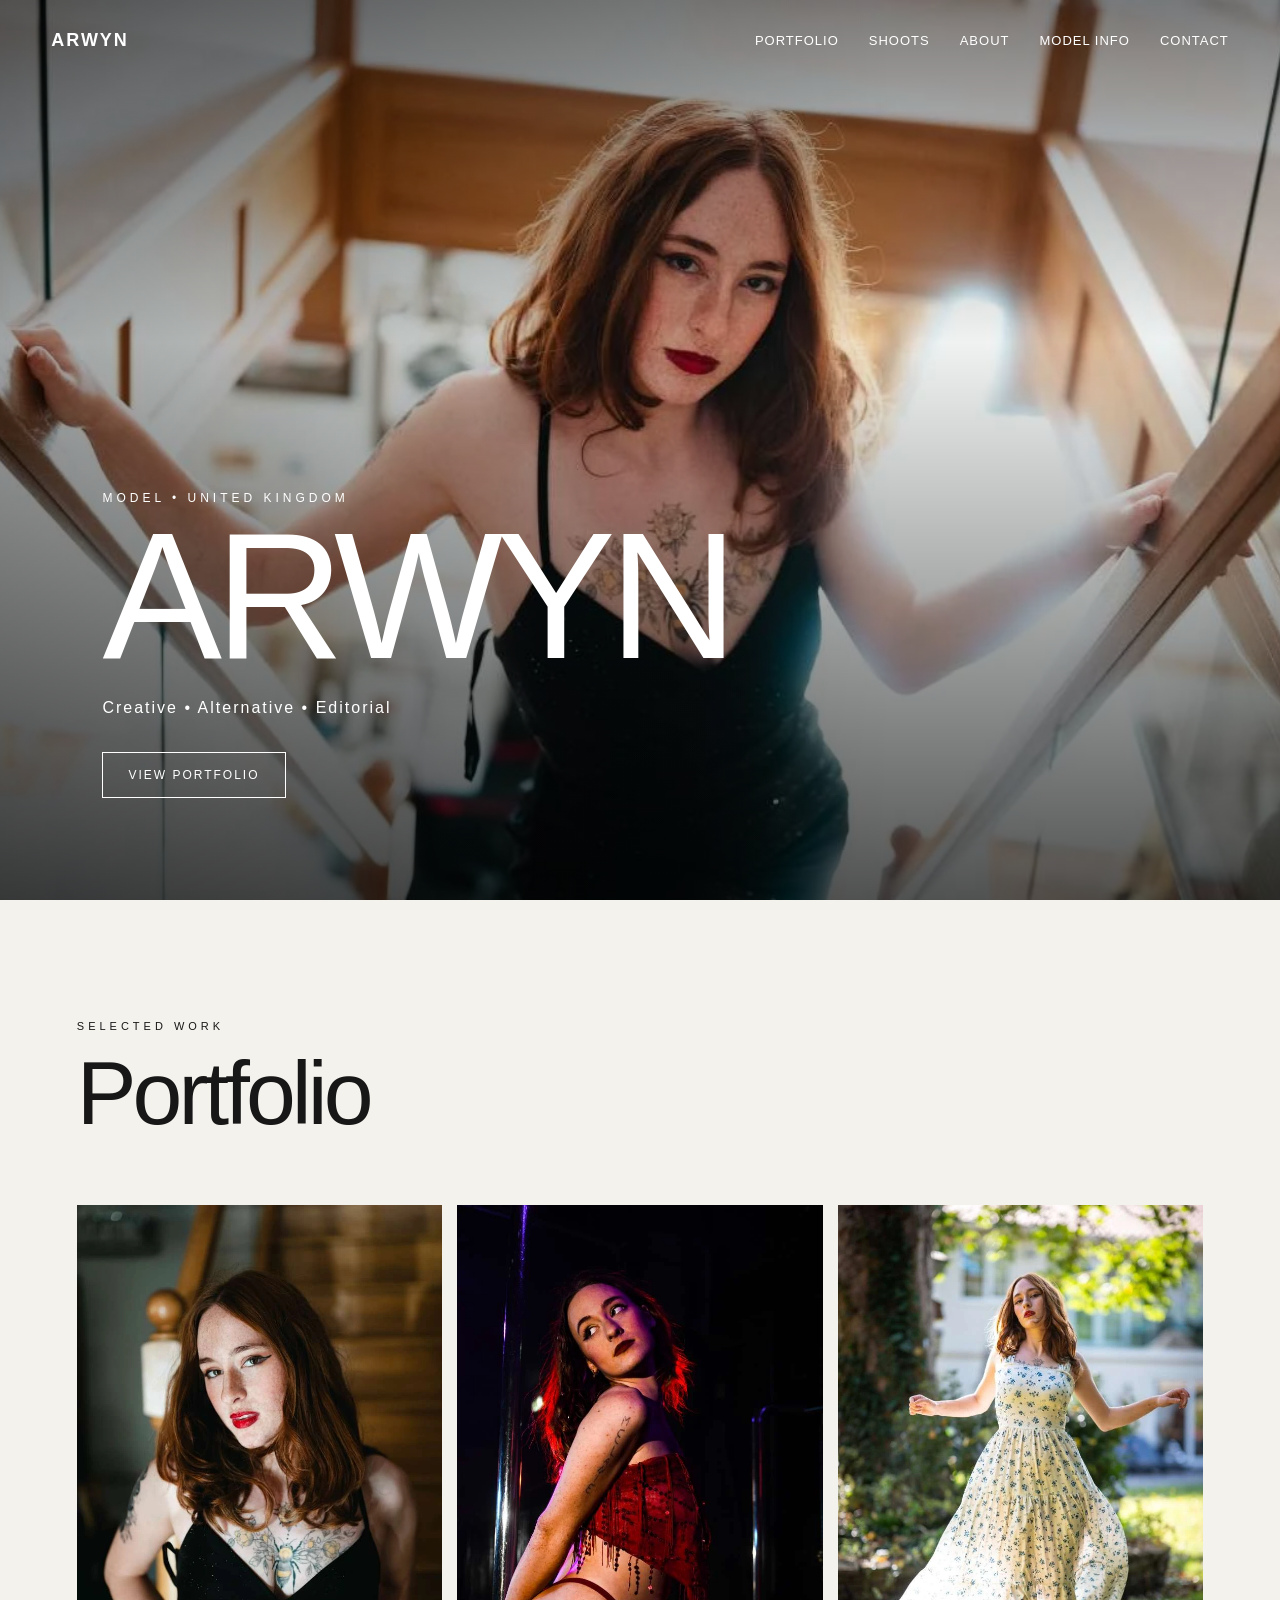
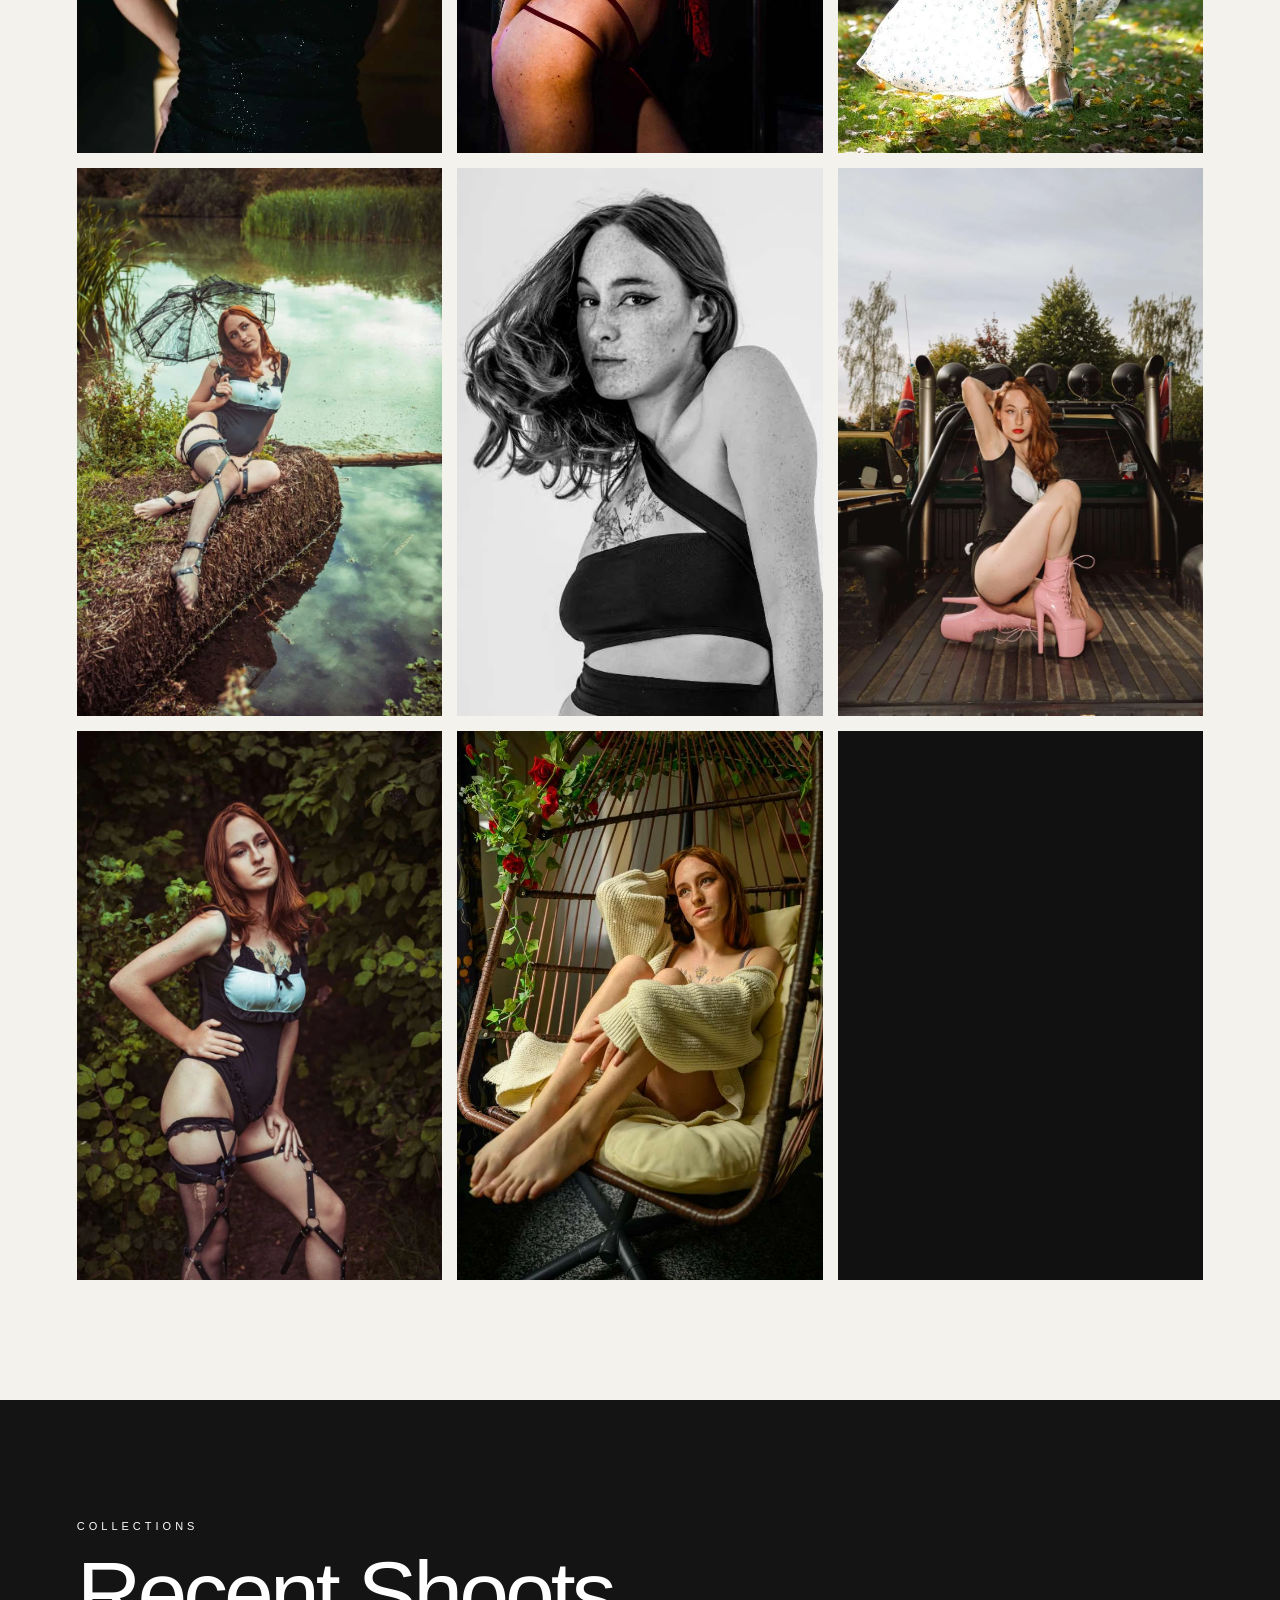
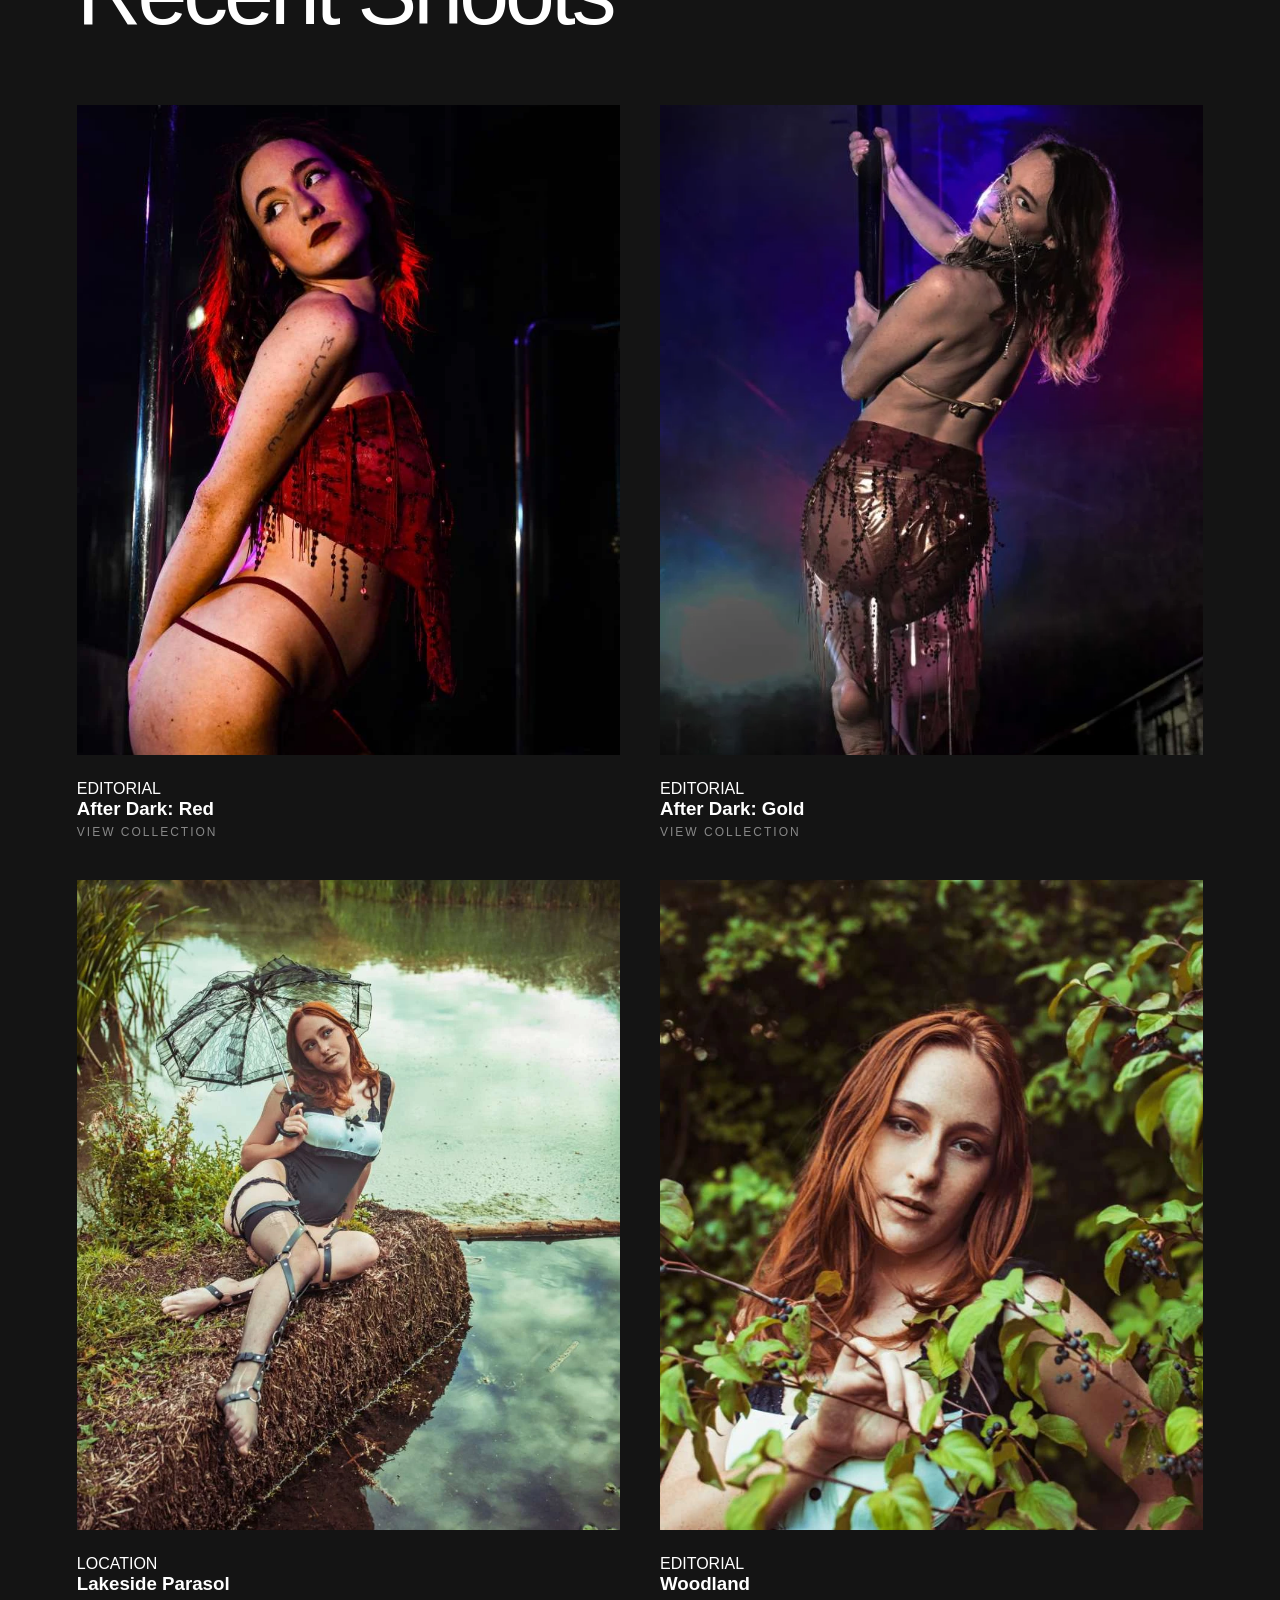
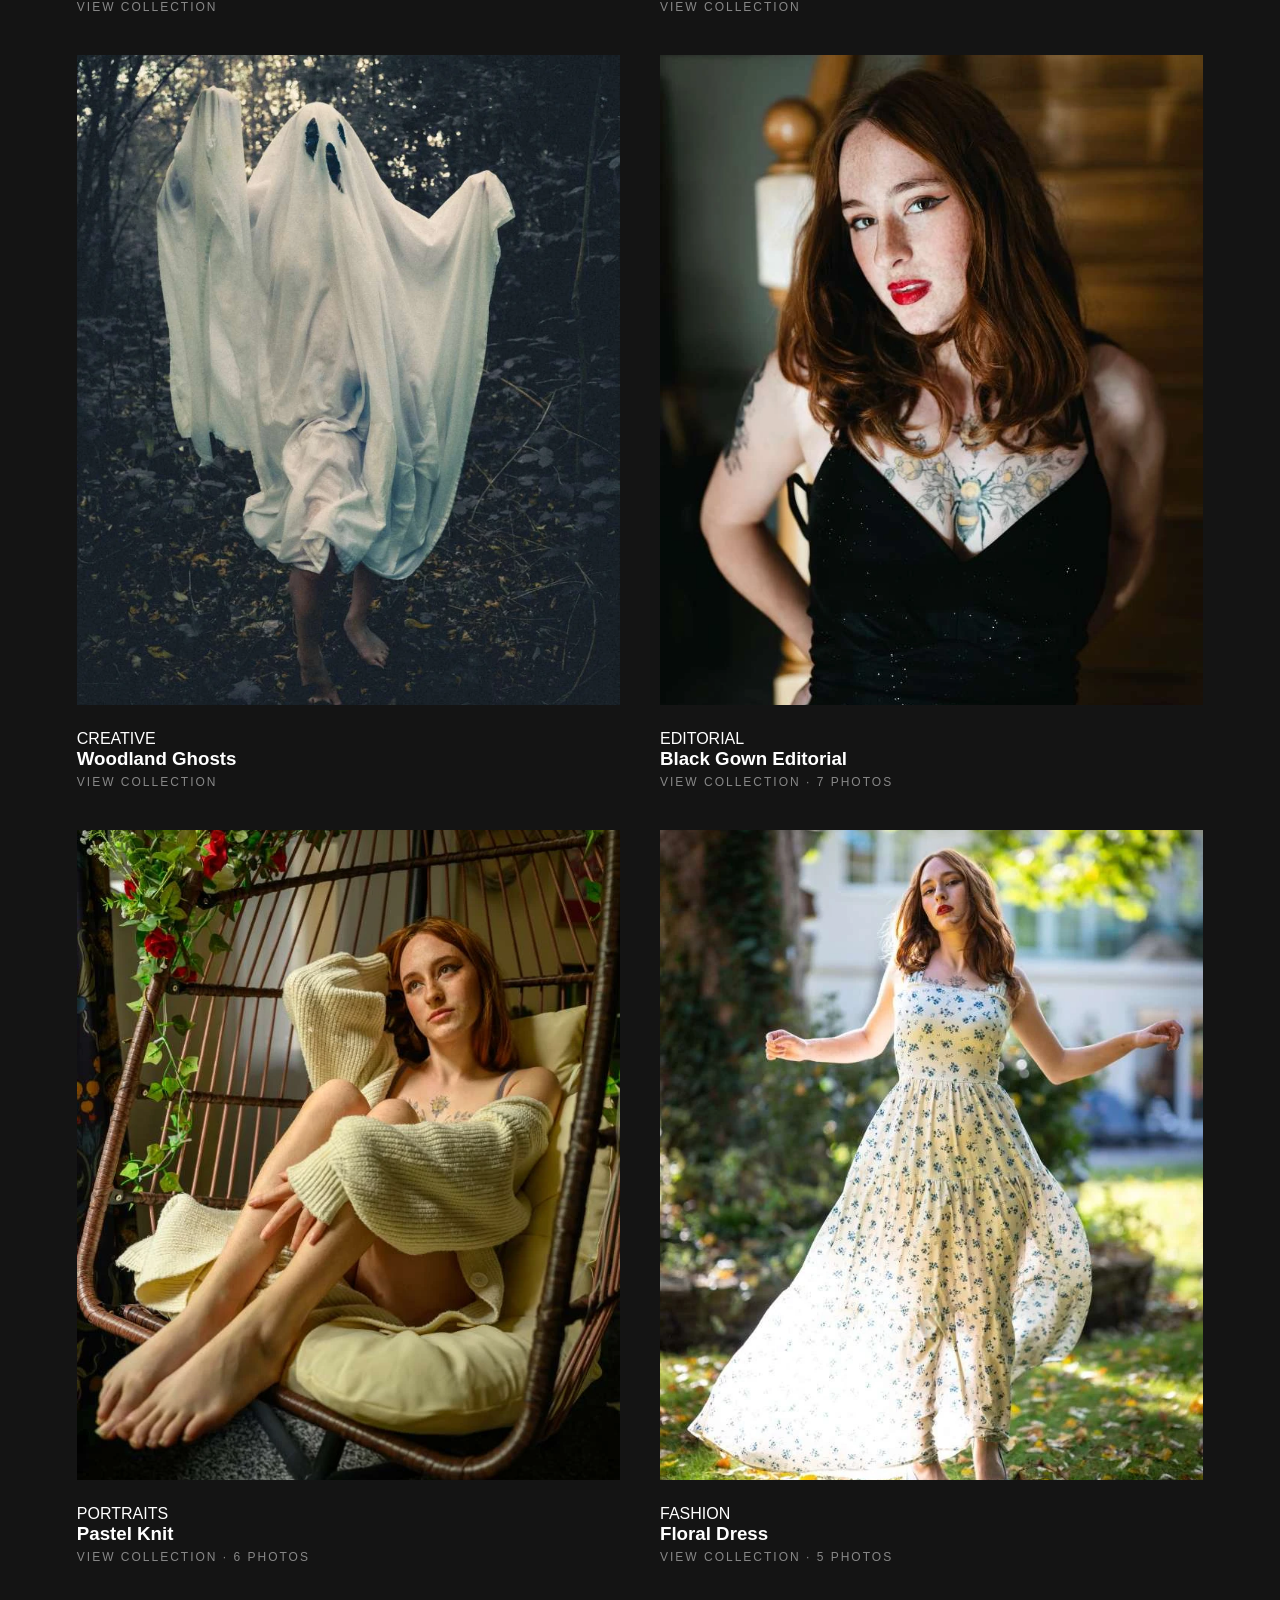
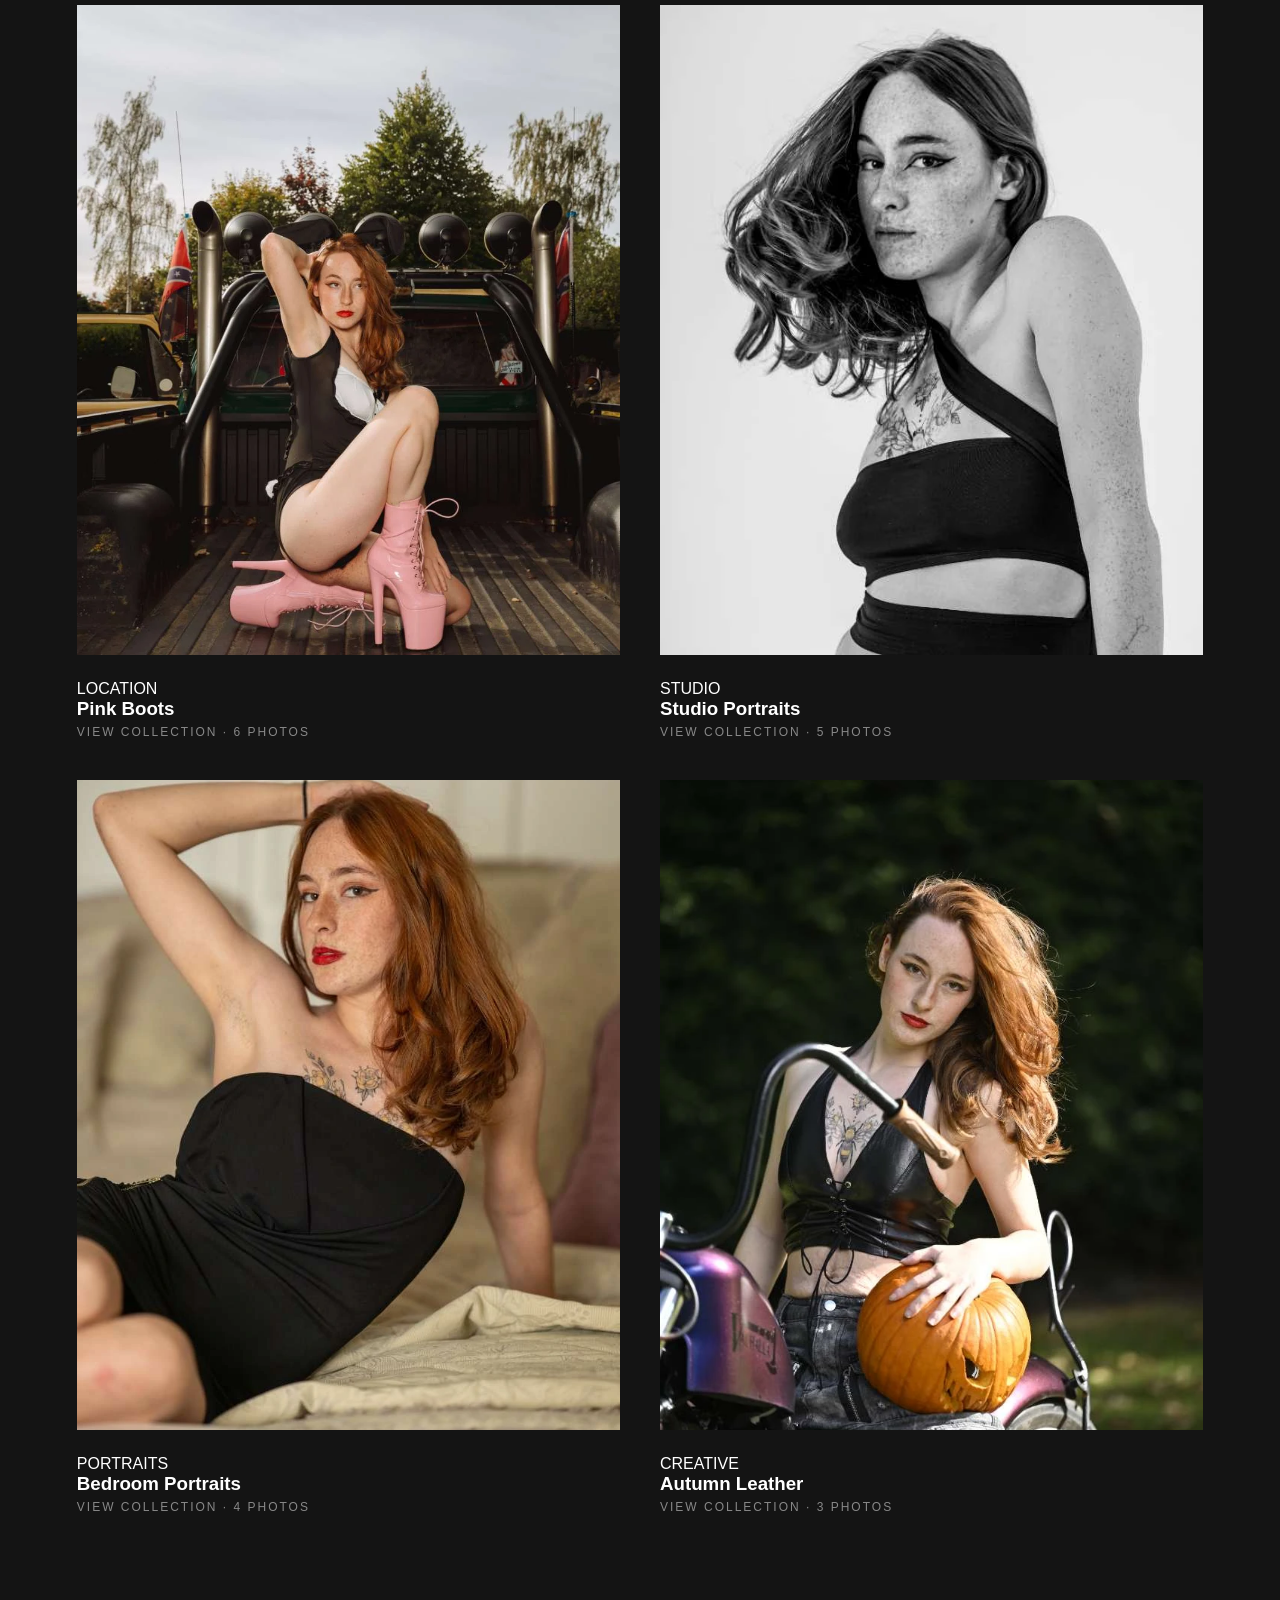
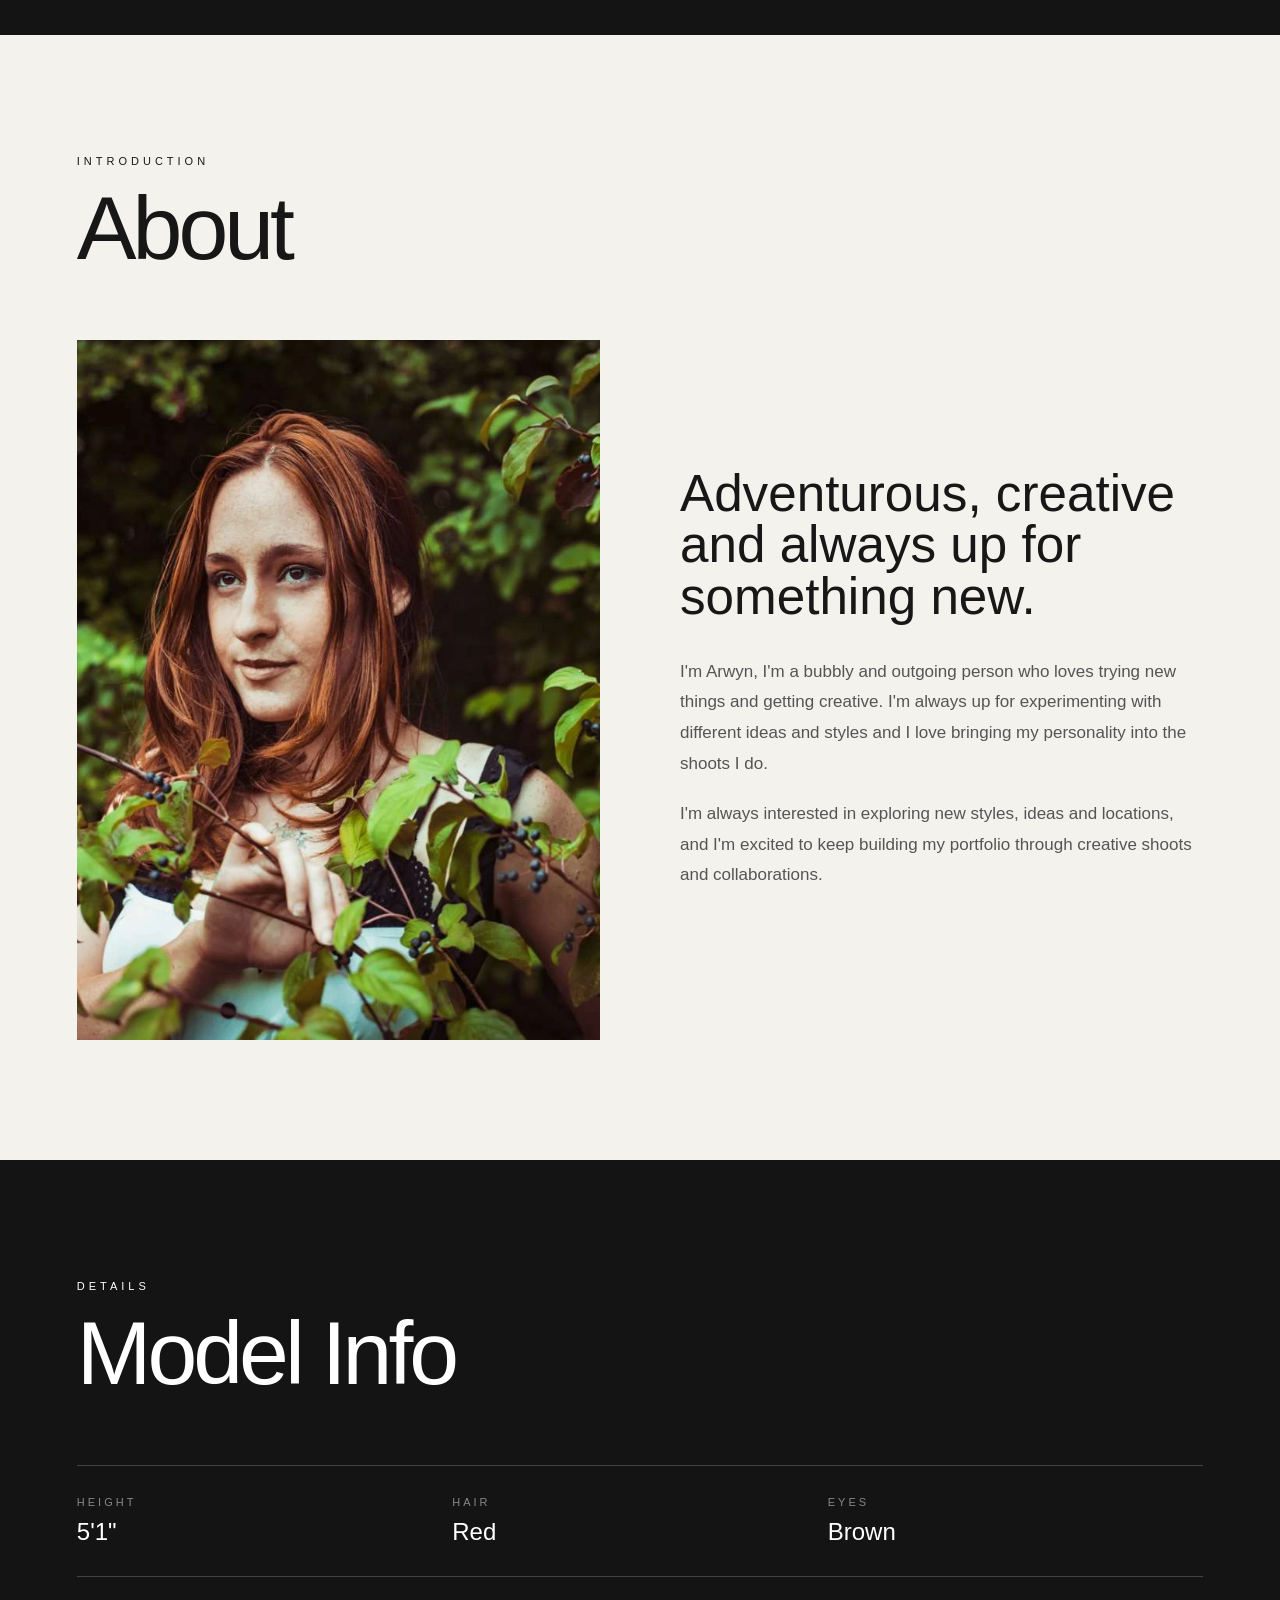
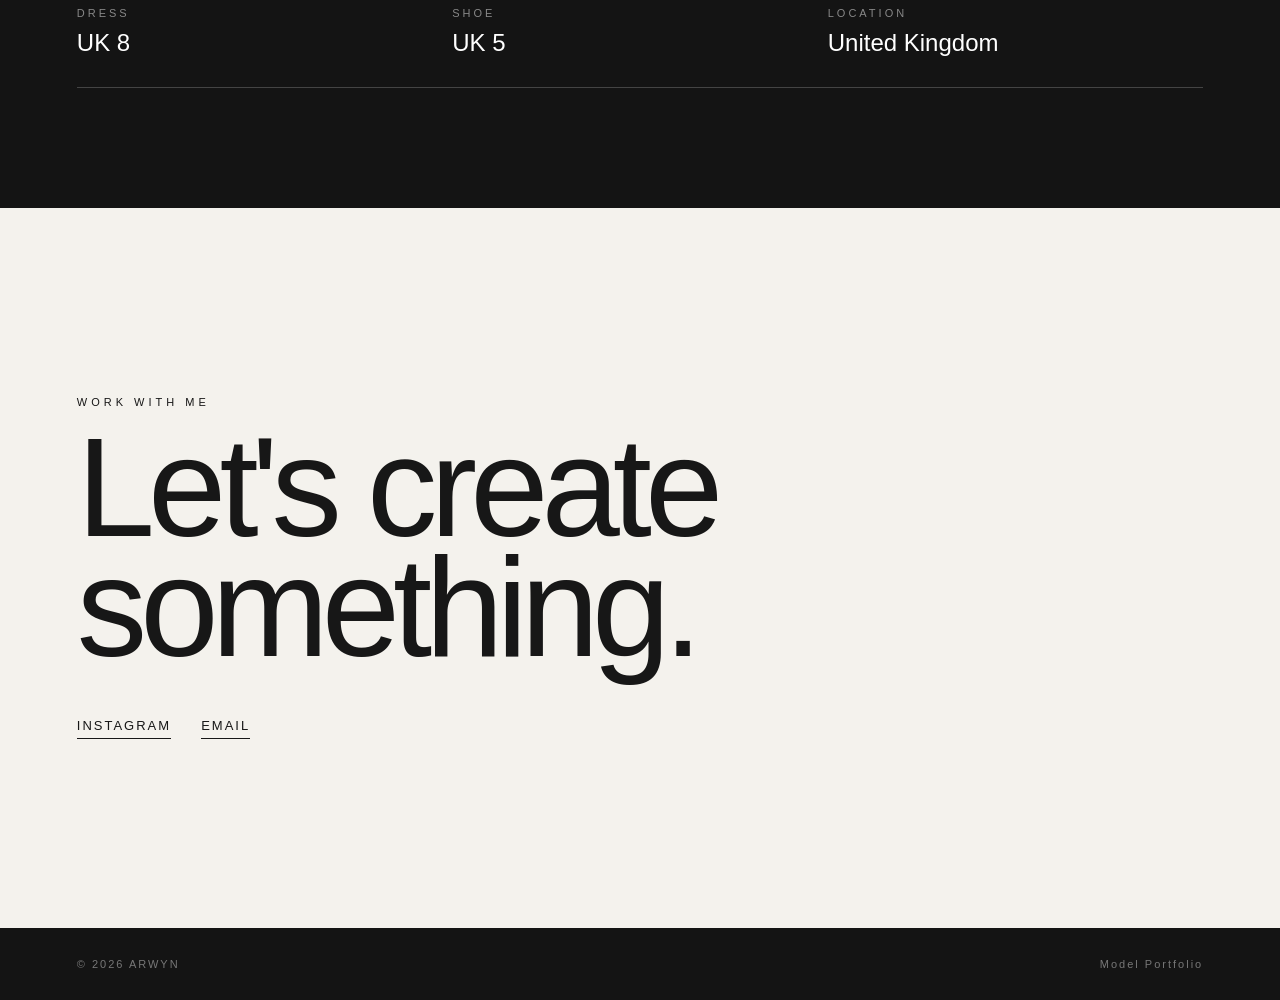
<file: index.html>
<!DOCTYPE html>
<html lang="en">
<head>
    <meta charset="UTF-8">
    <meta name="viewport" content="width=device-width, initial-scale=1.0">

    <title>Arwyn | UK Model</title>

    <meta
        name="description"
        content="Official modelling portfolio of Arwyn, a UK-based model specialising in creative, alternative and editorial work."
    >

    <meta name="author" content="Arwyn">

    <link rel="canonical" href="https://ari-models.com/">

    <!-- SOCIAL SHARING -->
    <meta property="og:title" content="Arwyn | UK Model">

    <meta
        property="og:description"
        content="Explore the modelling portfolio and creative work of UK-based model Arwyn."
    >

    <meta
        property="og:image"
        content="https://ari-models.com/images/hero/arwyn-black-gown-staircase-wide.webp"
    >

    <meta property="og:url" content="https://ari-models.com/">
    <meta property="og:type" content="website">

    <meta name="twitter:card" content="summary_large_image">

    <!-- STYLESHEET -->
    <link rel="stylesheet" href="style.css">
</head>

<body>

    <header>
        <nav>
            <a href="#" class="logo">ARWYN</a>

<button class="menu-button" aria-label="Open menu">
    <span></span>
    <span></span>
    <span></span>
</button>

            <div class="nav-links">
                <a href="#portfolio">Portfolio</a>
                <a href="#shoots">Shoots</a>
                <a href="#about">About</a>
                <a href="#info">Model Info</a>
                <a href="#contact">Contact</a>
            </div>
        </nav>
    </header>


    <main>

        <!-- HERO -->
        <section class="hero">
            <div class="hero-content">
                <p class="eyebrow">MODEL • UNITED KINGDOM</p>

                <h1>ARWYN</h1>

                <p class="hero-description">
                    Creative • Alternative • Editorial
                </p>

                <a href="#portfolio" class="button">
                    View Portfolio
                </a>
            </div>
        </section>


        <!-- PORTFOLIO -->
        <section id="portfolio" class="section">

            <div class="section-heading reveal">
                <p>SELECTED WORK</p>
                <h2>Portfolio</h2>
            </div>

<div class="portfolio-grid">

    <div class="portfolio-item reveal" tabindex="0" role="button" aria-label="Open portfolio photo 1">
        <img src="images/shoots/black-gown-editorial/01-arwyn-staircase-portrait.webp" alt="Arwyn in a black lace gown, looking towards the camera beside a staircase" width="720" height="1079" loading="lazy" decoding="async">
    </div>

    <div class="portfolio-item reveal" tabindex="0" role="button" aria-label="Open portfolio photo 2">
        <img src="images/portfolio/arwyn-02.webp" alt="Arwyn looking over her shoulder in red stage lighting" width="720" height="1080" loading="lazy" decoding="async">
    </div>

    <div class="portfolio-item reveal" tabindex="0" role="button" aria-label="Open portfolio photo 3">
        <img src="images/shoots/floral-dress/01-arwyn-garden-dress-movement.webp" alt="Arwyn moving a pale floral dress in a sunlit garden" width="720" height="1079" loading="lazy" decoding="async">
    </div>

    <div class="portfolio-item reveal" tabindex="0" role="button" aria-label="Open portfolio photo 4">
        <img src="images/portfolio/arwyn-01.webp" alt="Arwyn seated beside a lake holding a black lace parasol" width="900" height="1350" loading="lazy" decoding="async">
    </div>

    <div class="portfolio-item reveal" tabindex="0" role="button" aria-label="Open portfolio photo 5">
        <img src="images/shoots/studio-portraits/01-arwyn-monochrome-portrait.webp" alt="Black and white close portrait of Arwyn in a black asymmetric outfit" width="720" height="720" loading="lazy" decoding="async">
    </div>

    <div class="portfolio-item reveal" tabindex="0" role="button" aria-label="Open portfolio photo 6">
        <img src="images/shoots/pink-boots/01-arwyn-truck-seated.webp" alt="Arwyn seated in a pickup bed wearing pink platform boots and a black-and-white outfit" width="900" height="1349" loading="lazy" decoding="async">
    </div>

    <div class="portfolio-item reveal" tabindex="0" role="button" aria-label="Open portfolio photo 7">
        <img src="images/portfolio/arwyn-05.webp" alt="Arwyn standing against woodland foliage in a pale blue and black outfit" width="900" height="1350" loading="lazy" decoding="async">
    </div>

    <div class="portfolio-item reveal" tabindex="0" role="button" aria-label="Open portfolio photo 8">
        <img src="images/shoots/pastel-knit/01-arwyn-hanging-chair-knit.webp" alt="Arwyn seated in a hanging chair wearing a pale knitted sweater" width="720" height="1080" loading="lazy" decoding="async">
    </div>

    <div class="portfolio-item reveal" tabindex="0" role="button" aria-label="Open portfolio photo 9">
        <img src="images/portfolio/arwyn-04.webp" alt="Arwyn posing by a pole in gold costume under coloured stage lighting" width="720" height="1079" loading="lazy" decoding="async">
    </div>
</div>

        </section>


        <!-- SHOOTS -->
        <section id="shoots" class="section dark-section">

            <div class="section-heading reveal">
                <p>COLLECTIONS</p>
                <h2>Recent Shoots</h2>
            </div>

<div class="shoot-grid">

    <article class="shoot-card reveal" tabindex="0" role="button" data-shoot="after-dark-red">

        <div class="shoot-image">
            <img
                src="images/shoots/after-dark-red/01-arwyn-red-portrait.webp"
                alt="Arwyn After Dark Red shoot">
        </div>

        <p>EDITORIAL</p>
        <h3>After Dark: Red</h3>
        <span>View Collection</span>

    </article>


    <article class="shoot-card reveal" tabindex="0" role="button" data-shoot="after-dark-gold">

        <div class="shoot-image">
            <img
                src="images/shoots/after-dark-gold/01-arwyn-gold-pole-pose.webp"
                alt="Arwyn After Dark Gold shoot">
        </div>

        <p>EDITORIAL</p>
        <h3>After Dark: Gold</h3>
        <span>View Collection</span>

    </article>


    <article class="shoot-card reveal" tabindex="0" role="button" data-shoot="lakeside-parasol">

        <div class="shoot-image">
            <img
                src="images/shoots/lakeside-parasol/01-arwyn-parasol-portrait.webp"
                alt="Arwyn Lakeside Parasol shoot">
        </div>

        <p>LOCATION</p>
        <h3>Lakeside Parasol</h3>
        <span>View Collection</span>

    </article>


    <article class="shoot-card reveal" tabindex="0" role="button" data-shoot="woodland-editorial">

        <div class="shoot-image">
            <img
                src="images/shoots/woodland-editorial/01-arwyn-foliage-portrait.webp"
                alt="Arwyn Woodland Editorial shoot">
        </div>

        <p>EDITORIAL</p>
        <h3>Woodland</h3>
        <span>View Collection</span>

    </article>


    <article class="shoot-card reveal" tabindex="0" role="button" data-shoot="woodland-ghosts">

        <div class="shoot-image">
            <img
                src="images/shoots/woodland-ghosts/01-arwyn-ghost-in-motion.webp"
                alt="Arwyn Woodland Ghosts shoot">
        </div>

        <p>CREATIVE</p>
        <h3>Woodland Ghosts</h3>
        <span>View Collection</span>

    </article>

    <article class="shoot-card reveal" tabindex="0" role="button" data-shoot="black-gown-editorial" aria-label="View Black Gown Editorial collection">
        <div class="shoot-image">
            <img src="images/shoots/black-gown-editorial/01-arwyn-staircase-portrait.webp" alt="Arwyn in a black lace gown, looking towards the camera beside a staircase" width="720" height="1079" loading="lazy" decoding="async">
        </div>
        <p>EDITORIAL</p>
        <h3>Black Gown Editorial</h3>
        <span>View Collection · 7 photos</span>
    </article>

    <article class="shoot-card reveal" tabindex="0" role="button" data-shoot="pastel-knit" aria-label="View Pastel Knit collection">
        <div class="shoot-image">
            <img src="images/shoots/pastel-knit/01-arwyn-hanging-chair-knit.webp" alt="Arwyn seated in a hanging chair wearing a pale knitted sweater" width="720" height="1080" loading="lazy" decoding="async">
        </div>
        <p>PORTRAITS</p>
        <h3>Pastel Knit</h3>
        <span>View Collection · 6 photos</span>
    </article>

    <article class="shoot-card reveal" tabindex="0" role="button" data-shoot="floral-dress" aria-label="View Floral Dress collection">
        <div class="shoot-image">
            <img src="images/shoots/floral-dress/01-arwyn-garden-dress-movement.webp" alt="Arwyn moving a pale floral dress in a sunlit garden" width="720" height="1079" loading="lazy" decoding="async">
        </div>
        <p>FASHION</p>
        <h3>Floral Dress</h3>
        <span>View Collection · 5 photos</span>
    </article>

    <article class="shoot-card reveal" tabindex="0" role="button" data-shoot="pink-boots" aria-label="View Pink Boots collection">
        <div class="shoot-image">
            <img src="images/shoots/pink-boots/01-arwyn-truck-seated.webp" alt="Arwyn seated in a pickup bed wearing pink platform boots and a black-and-white outfit" width="900" height="1349" loading="lazy" decoding="async">
        </div>
        <p>LOCATION</p>
        <h3>Pink Boots</h3>
        <span>View Collection · 6 photos</span>
    </article>

    <article class="shoot-card reveal" tabindex="0" role="button" data-shoot="studio-portraits" aria-label="View Studio Portraits collection">
        <div class="shoot-image">
            <img src="images/shoots/studio-portraits/01-arwyn-monochrome-portrait.webp" alt="Black and white close portrait of Arwyn in a black asymmetric outfit" width="720" height="720" loading="lazy" decoding="async">
        </div>
        <p>STUDIO</p>
        <h3>Studio Portraits</h3>
        <span>View Collection · 5 photos</span>
    </article>

    <article class="shoot-card reveal" tabindex="0" role="button" data-shoot="bedroom-portraits" aria-label="View Bedroom Portraits collection">
        <div class="shoot-image">
            <img src="images/shoots/bedroom-portraits/01-arwyn-reclining-portrait.webp" alt="Arwyn reclining on a bed in a black outfit with one arm raised" width="720" height="1079" loading="lazy" decoding="async">
        </div>
        <p>PORTRAITS</p>
        <h3>Bedroom Portraits</h3>
        <span>View Collection · 4 photos</span>
    </article>

    <article class="shoot-card reveal" tabindex="0" role="button" data-shoot="autumn-leather" aria-label="View Autumn Leather collection">
        <div class="shoot-image">
            <img src="images/shoots/autumn-leather/01-arwyn-motorcycle-pumpkin.webp" alt="Arwyn beside a motorcycle holding a pumpkin and wearing a black leather-look top" width="720" height="1080" loading="lazy" decoding="async">
        </div>
        <p>CREATIVE</p>
        <h3>Autumn Leather</h3>
        <span>View Collection · 3 photos</span>
    </article>
</div>

        </section>


        <!-- ABOUT -->
        <section id="about" class="section about">

            <div class="section-heading reveal">
                <p>INTRODUCTION</p>
                <h2>About</h2>
            </div>

            <div class="about-content reveal">

<div class="about-photo">
    <img src="images/about/arwyn-about.webp" alt="Arwyn">
</div>

<div class="about-text">

    <h3>Adventurous, creative and always up for something new.</h3>

    <p>
        I'm Arwyn, I'm a bubbly and outgoing person who loves trying new things
        and getting creative. I'm always up for experimenting with different ideas
        and styles and I love bringing my personality into the shoots I do.
    </p>

    <p>
        I'm always interested in exploring new styles, ideas and
        locations, and I'm excited to keep building my portfolio
        through creative shoots and collaborations.
    </p>

</div>

            </div>

        </section>


        <!-- MODEL INFO -->
        <section id="info" class="section dark-section">

            <div class="section-heading reveal">
                <p>DETAILS</p>
                <h2>Model Info</h2>
            </div>

<div class="model-info reveal">

    <div>
        <span>Height</span>
        <strong>5'1"</strong>
    </div>

    <div>
        <span>Hair</span>
        <strong>Red</strong>
    </div>

    <div>
        <span>Eyes</span>
        <strong>Brown</strong>
    </div>

    <div>
        <span>Dress</span>
        <strong>UK 8</strong>
    </div>

    <div>
        <span>Shoe</span>
        <strong>UK 5</strong>
    </div>

    <div>
        <span>Location</span>
        <strong>United Kingdom</strong>
    </div>

</div>

        </section>


        <!-- CONTACT -->
        <section id="contact" class="section contact reveal">

            <p>WORK WITH ME</p>

            <h2>
                Let's create<br>
                something.
            </h2>

<div class="contact-links">
    <a href="https://www.instagram.com/ari_oats.m/"
       target="_blank"
       rel="noopener noreferrer">
        Instagram
    </a>

    <a href="#" class="email-link">
        Email
    </a>
</div>

        </section>

    </main>


    <footer>
        <p>© 2026 ARWYN</p>
        <p>Model Portfolio</p>
    </footer>

<!-- IMAGE LIGHTBOX -->
<div class="lightbox" id="lightbox" role="dialog" aria-modal="true" aria-label="Photo viewer">
    <button class="lightbox-close" aria-label="Close image">&times;</button>

    <button class="lightbox-arrow lightbox-prev" aria-label="Previous image">
        &#10094;
    </button>

    <div class="lightbox-content">
        <div class="lightbox-placeholder">
            PHOTO
        </div>

        <p class="lightbox-counter"></p>
    </div>

    <button class="lightbox-arrow lightbox-next" aria-label="Next image">
        &#10095;
    </button>
</div>

<!-- SHOOT GALLERY -->
<div class="shoot-viewer" id="shootViewer" role="dialog" aria-modal="true" aria-labelledby="shootViewerTitle">

    <button class="shoot-viewer-close" aria-label="Close collection">
        &times;
    </button>

    <div class="shoot-viewer-header">
        <p>COLLECTION</p>
        <h2 id="shootViewerTitle">Shoot</h2>
    </div>

    <div class="shoot-viewer-grid" id="shootViewerGrid">
    </div>

</div>

    <script src="script.js"></script>

</body>
</html>
</file>
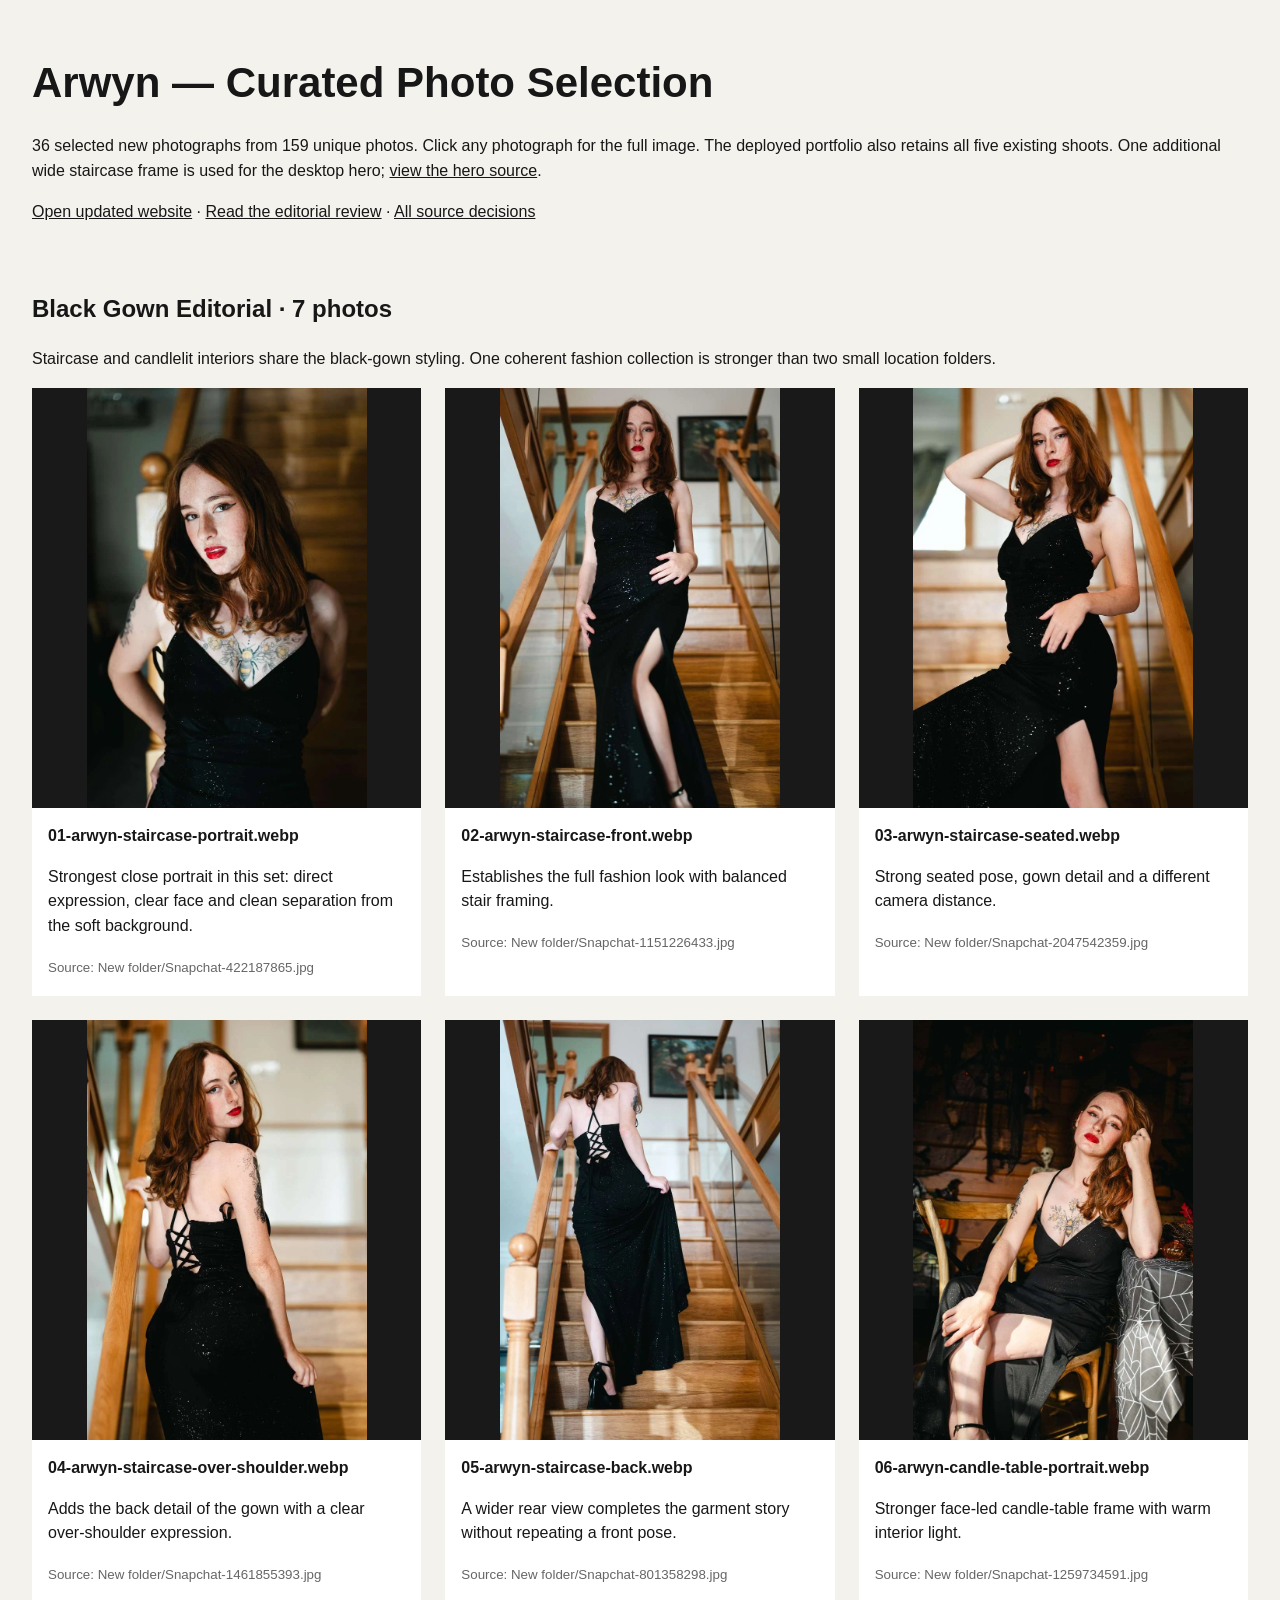
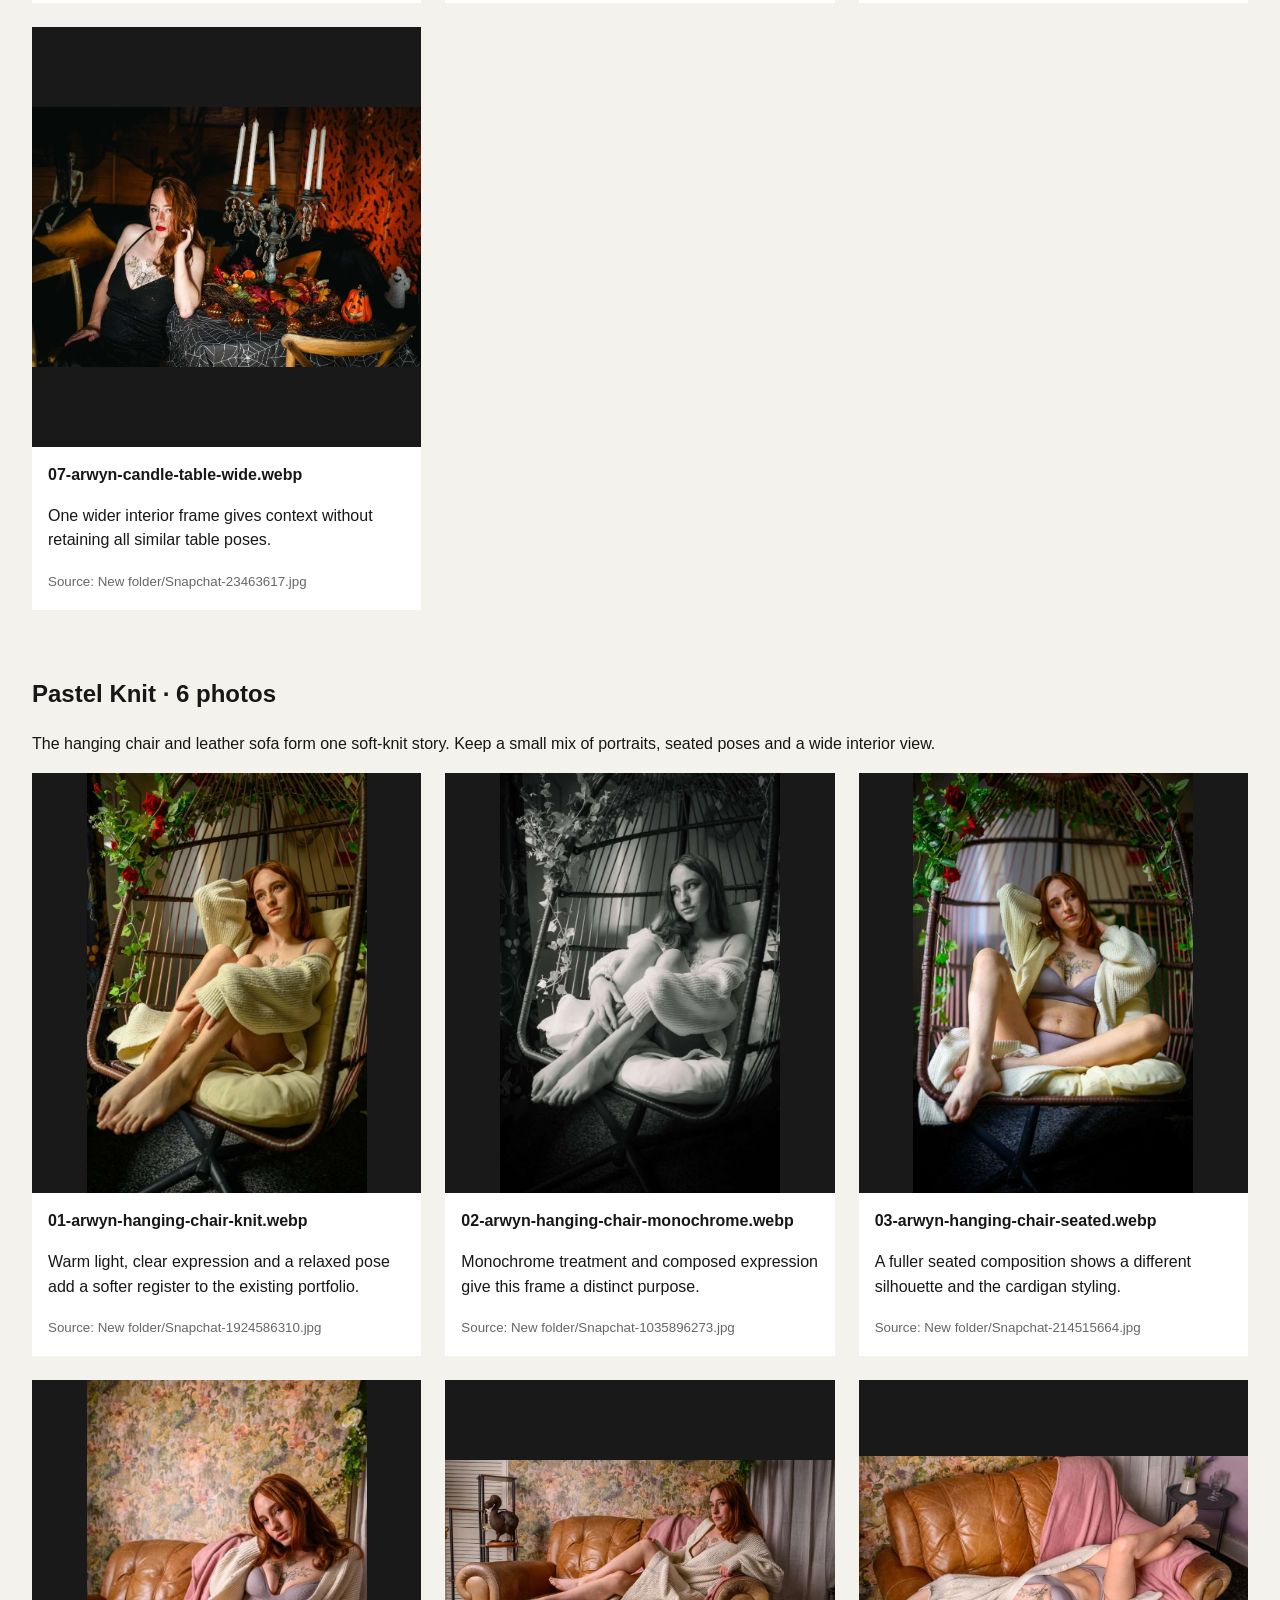
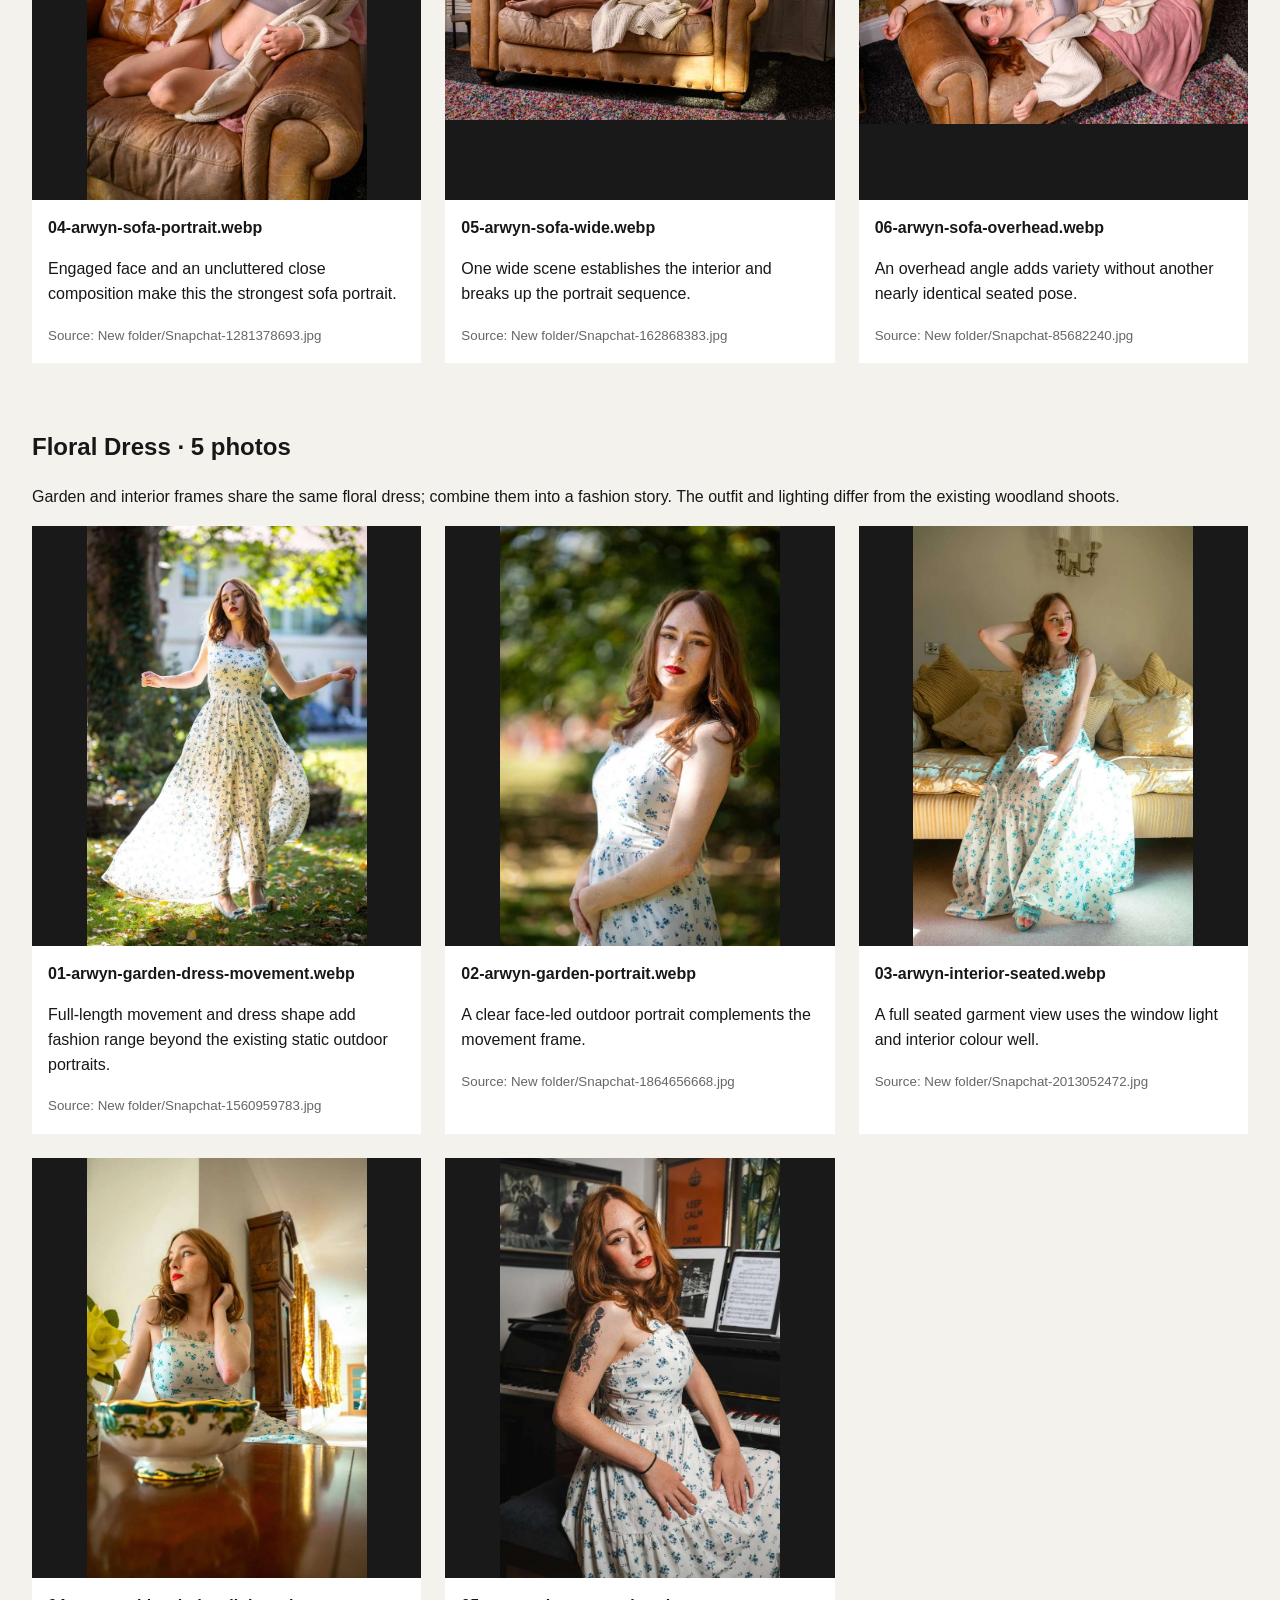
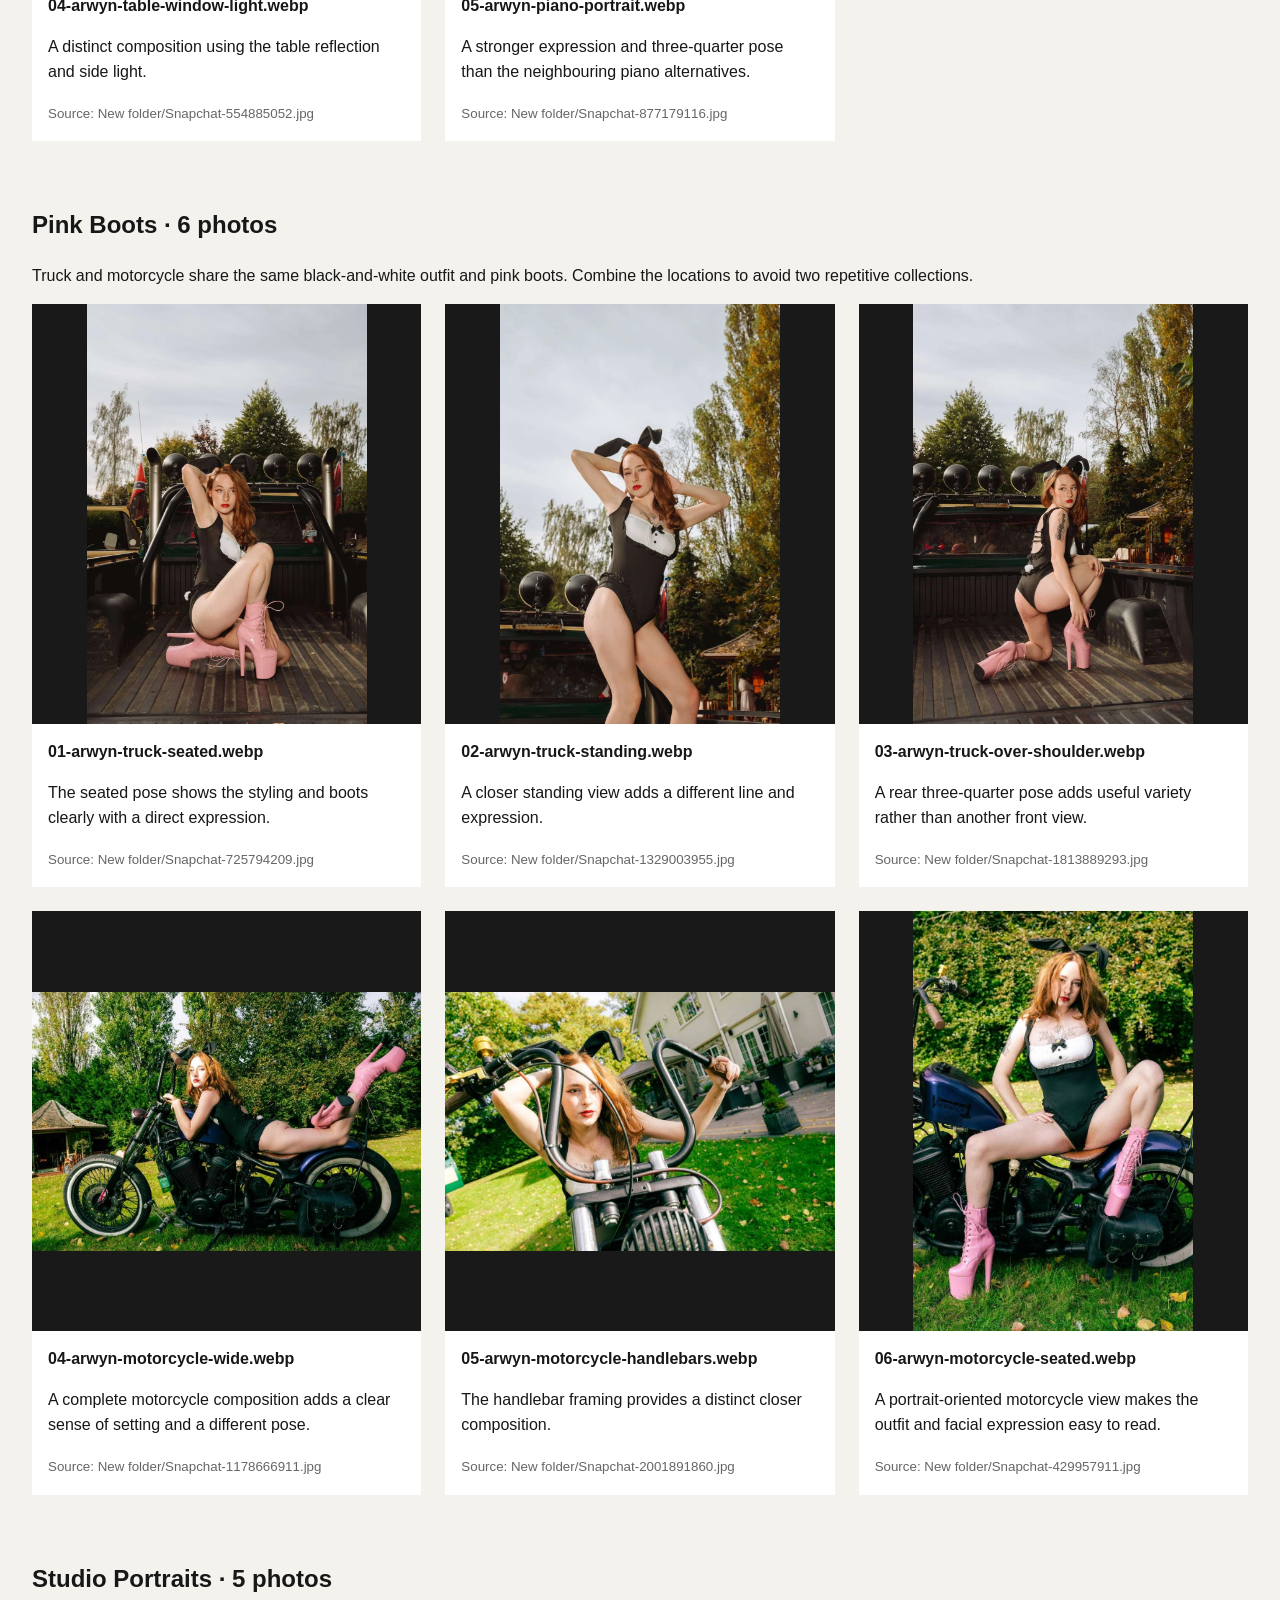
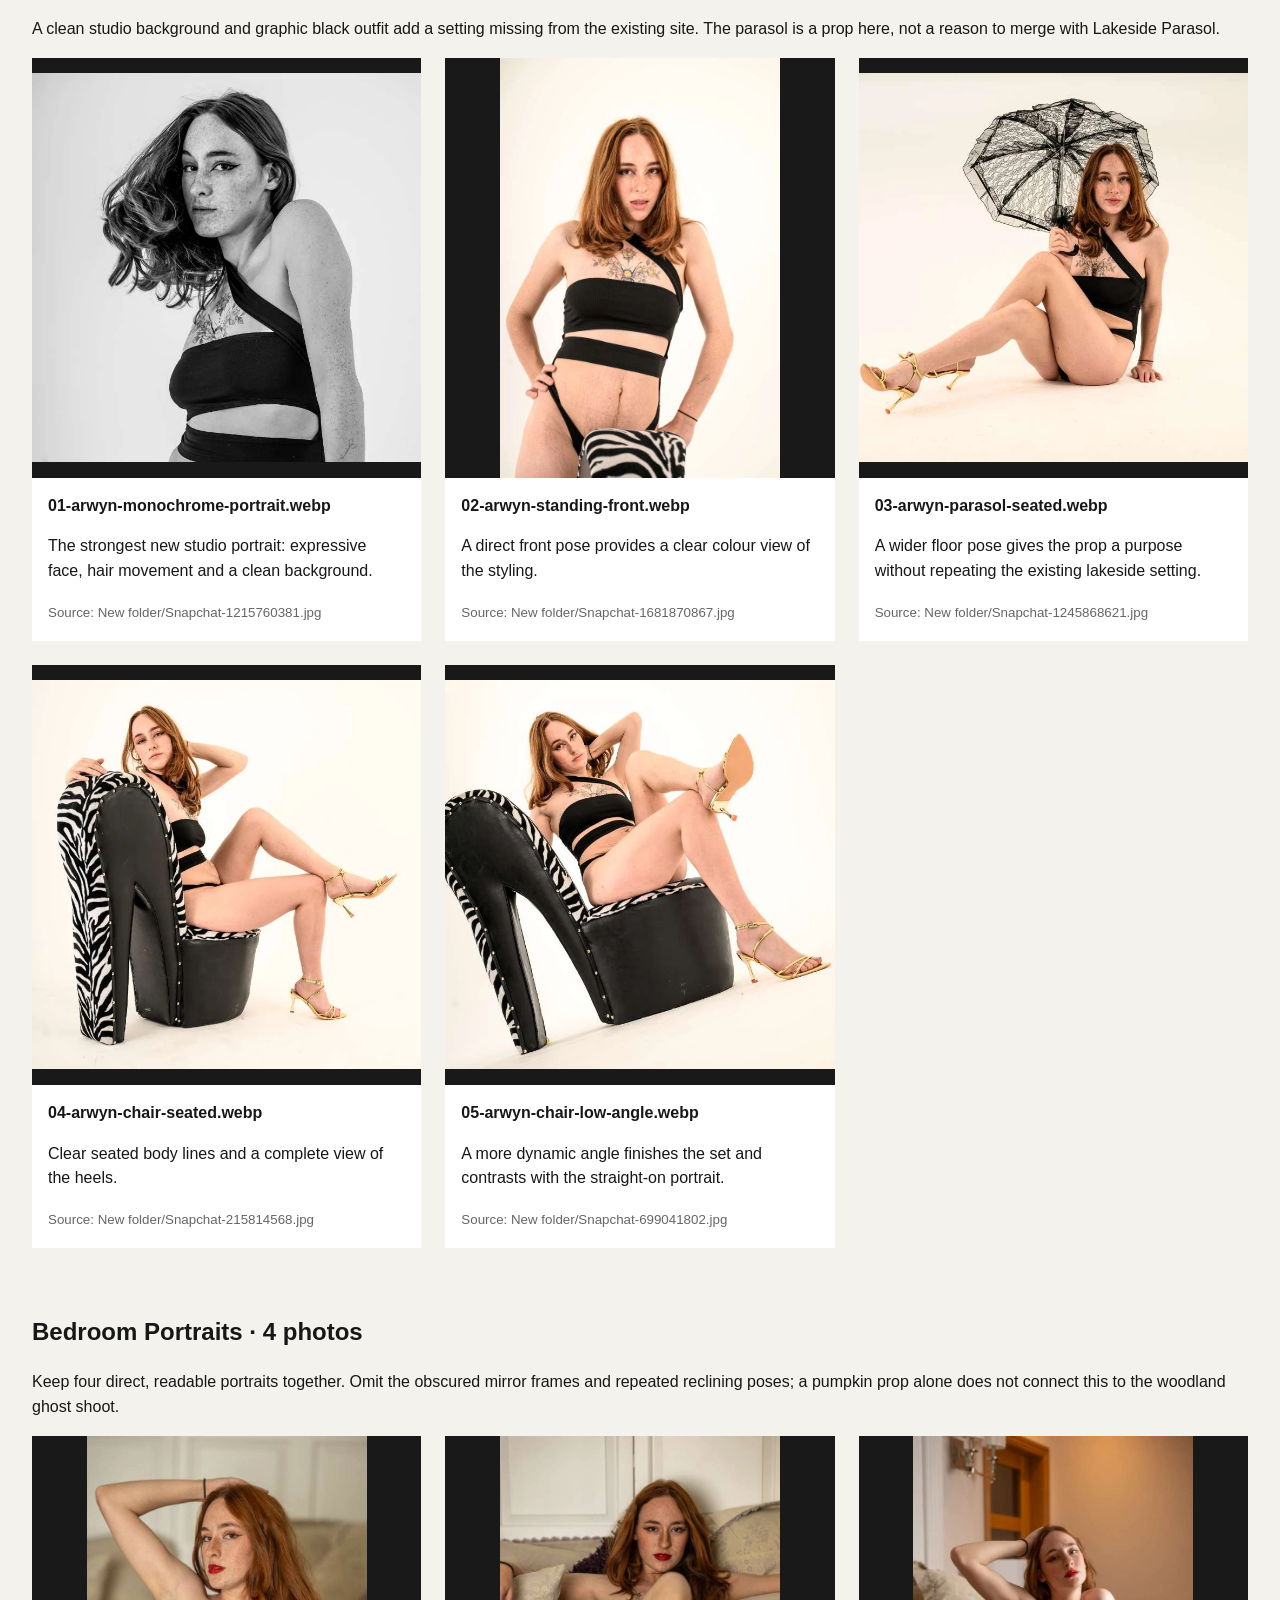
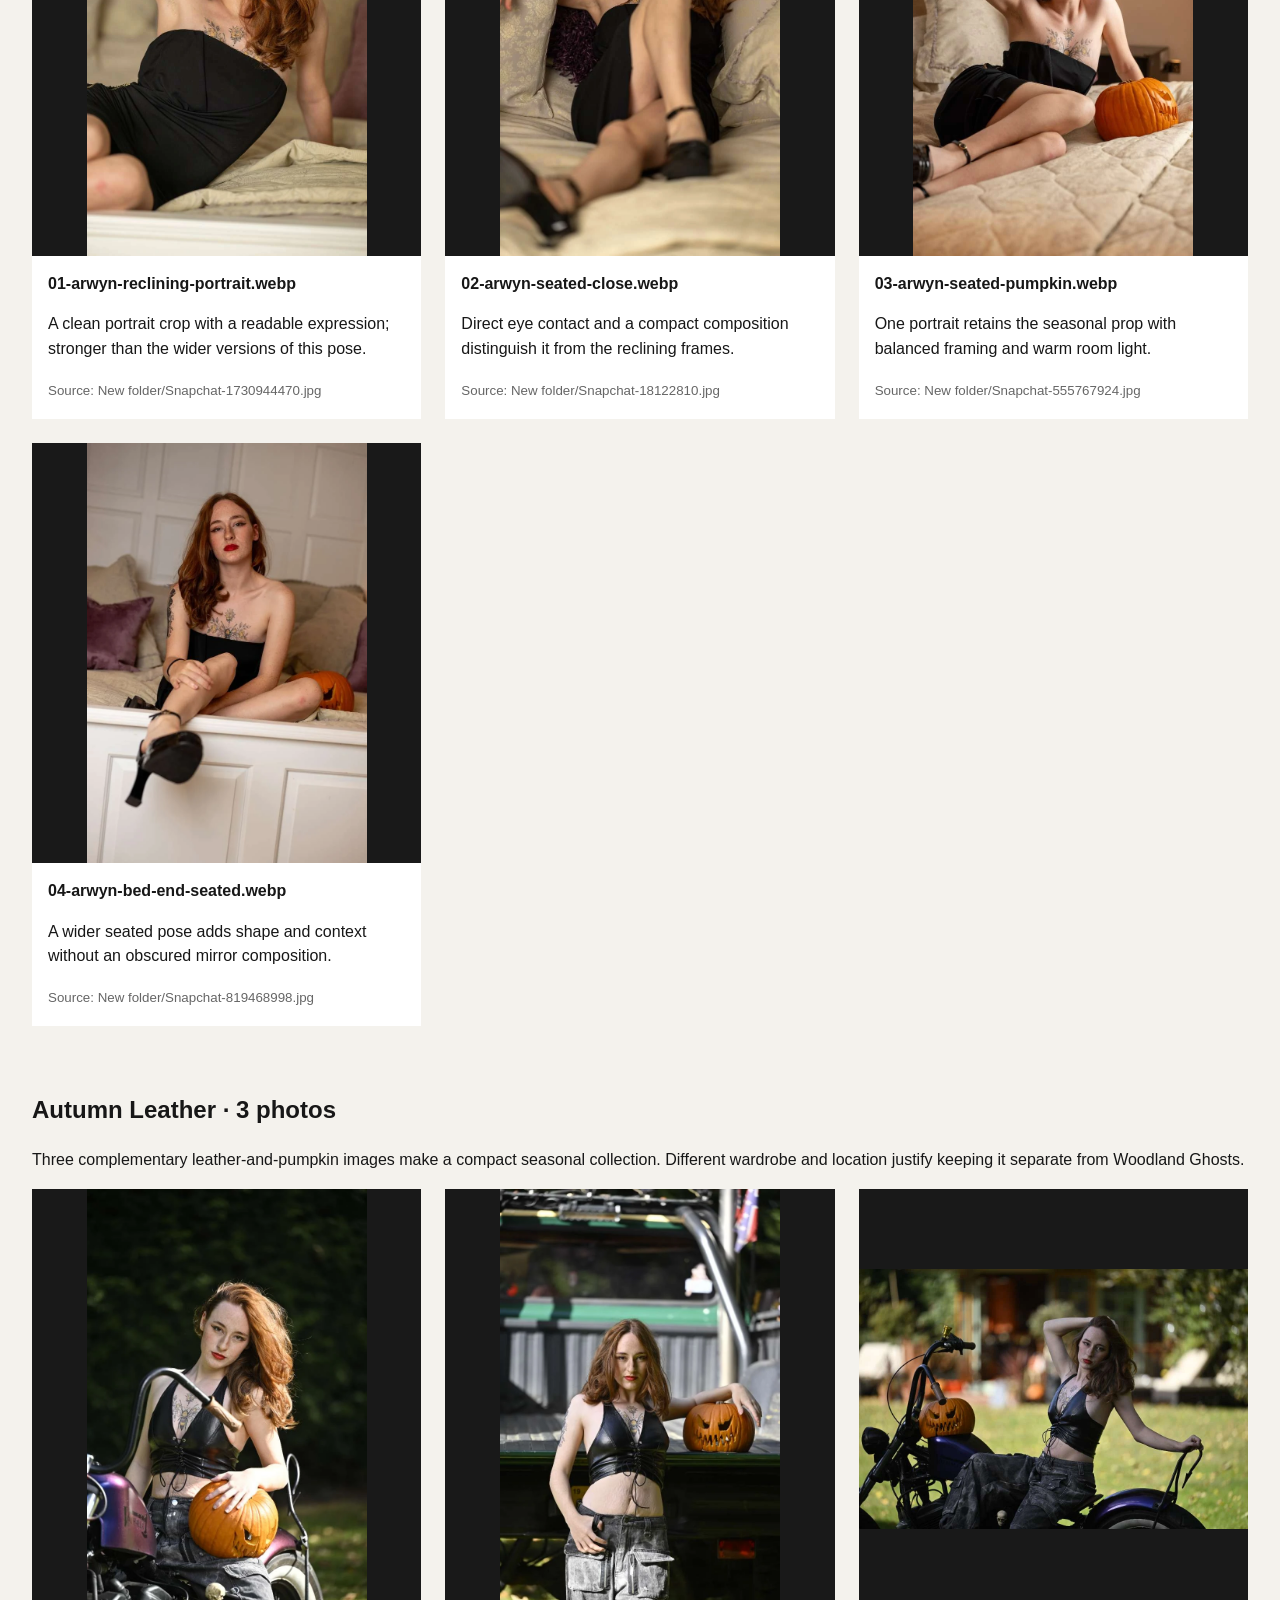
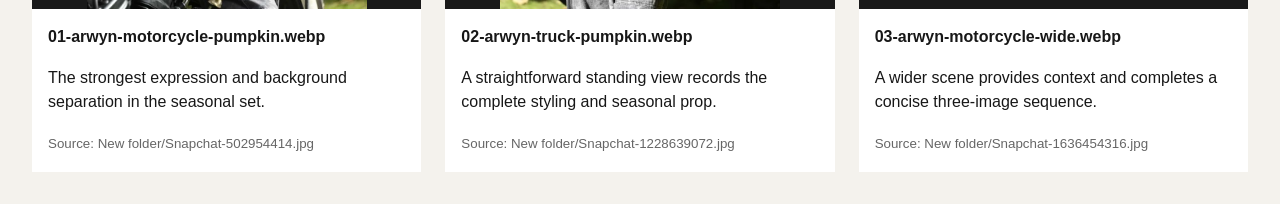
<file: review/selection.html>
<!doctype html><html lang="en"><meta charset="utf-8"><meta name="viewport" content="width=device-width,initial-scale=1"><title>Arwyn — Curated Photo Selection</title><style>body{font:16px/1.55 Arial,sans-serif;background:#f4f2ed;color:#171717;max-width:1300px;margin:auto;padding:32px}h1{font-size:42px;line-height:1.1}h2{margin-top:65px}.grid{display:grid;grid-template-columns:repeat(3,minmax(0,1fr));gap:24px}figure{margin:0;background:white}img{width:100%;height:420px;object-fit:contain;background:#191919;display:block}figcaption{padding:16px;overflow-wrap:anywhere}small{color:#666}@media(max-width:800px){.grid{grid-template-columns:1fr}body{padding:20px}}a{color:inherit}</style><h1>Arwyn — Curated Photo Selection</h1><p>36 selected new photographs from 159 unique photos. Click any photograph for the full image. The deployed portfolio also retains all five existing shoots. One additional wide staircase frame is used for the desktop hero; <a href="../images/hero/arwyn-black-gown-staircase-wide.webp">view the hero source</a>.</p><p><a href="../index.html">Open updated website</a> · <a href="REVIEW.md">Read the editorial review</a> · <a href="photo-decisions.csv">All source decisions</a></p><section><h2>Black Gown Editorial · 7 photos</h2><p>Staircase and candlelit interiors share the black-gown styling. One coherent fashion collection is stronger than two small location folders.</p><div class='grid'><figure><a href="../images/shoots/black-gown-editorial/01-arwyn-staircase-portrait.webp" target="_blank"><img src="../images/shoots/black-gown-editorial/01-arwyn-staircase-portrait.webp" alt="Arwyn in a black lace gown, looking towards the camera beside a staircase" loading="lazy" width="720" height="1079"></a><figcaption><strong>01-arwyn-staircase-portrait.webp</strong><p>Strongest close portrait in this set: direct expression, clear face and clean separation from the soft background.</p><small>Source: New folder/Snapchat-422187865.jpg</small></figcaption></figure><figure><a href="../images/shoots/black-gown-editorial/02-arwyn-staircase-front.webp" target="_blank"><img src="../images/shoots/black-gown-editorial/02-arwyn-staircase-front.webp" alt="Arwyn facing the camera in a black gown between wooden stair rails" loading="lazy" width="720" height="1079"></a><figcaption><strong>02-arwyn-staircase-front.webp</strong><p>Establishes the full fashion look with balanced stair framing.</p><small>Source: New folder/Snapchat-1151226433.jpg</small></figcaption></figure><figure><a href="../images/shoots/black-gown-editorial/03-arwyn-staircase-seated.webp" target="_blank"><img src="../images/shoots/black-gown-editorial/03-arwyn-staircase-seated.webp" alt="Arwyn seated on wooden stairs in a black gown with one hand in her hair" loading="lazy" width="720" height="1079"></a><figcaption><strong>03-arwyn-staircase-seated.webp</strong><p>Strong seated pose, gown detail and a different camera distance.</p><small>Source: New folder/Snapchat-2047542359.jpg</small></figcaption></figure><figure><a href="../images/shoots/black-gown-editorial/04-arwyn-staircase-over-shoulder.webp" target="_blank"><img src="../images/shoots/black-gown-editorial/04-arwyn-staircase-over-shoulder.webp" alt="Arwyn looking over her shoulder, showing the lace-up back of a black gown" loading="lazy" width="720" height="1079"></a><figcaption><strong>04-arwyn-staircase-over-shoulder.webp</strong><p>Adds the back detail of the gown with a clear over-shoulder expression.</p><small>Source: New folder/Snapchat-1461855393.jpg</small></figcaption></figure><figure><a href="../images/shoots/black-gown-editorial/05-arwyn-staircase-back.webp" target="_blank"><img src="../images/shoots/black-gown-editorial/05-arwyn-staircase-back.webp" alt="Arwyn seen from behind walking up the wooden staircase in a black gown" loading="lazy" width="720" height="1079"></a><figcaption><strong>05-arwyn-staircase-back.webp</strong><p>A wider rear view completes the garment story without repeating a front pose.</p><small>Source: New folder/Snapchat-801358298.jpg</small></figcaption></figure><figure><a href="../images/shoots/black-gown-editorial/06-arwyn-candle-table-portrait.webp" target="_blank"><img src="../images/shoots/black-gown-editorial/06-arwyn-candle-table-portrait.webp" alt="Arwyn seated beside a table and candelabra in a black gown" loading="lazy" width="720" height="1079"></a><figcaption><strong>06-arwyn-candle-table-portrait.webp</strong><p>Stronger face-led candle-table frame with warm interior light.</p><small>Source: New folder/Snapchat-1259734591.jpg</small></figcaption></figure><figure><a href="../images/shoots/black-gown-editorial/07-arwyn-candle-table-wide.webp" target="_blank"><img src="../images/shoots/black-gown-editorial/07-arwyn-candle-table-wide.webp" alt="Arwyn seated at a decorated table beneath a candelabra" loading="lazy" width="1079" height="720"></a><figcaption><strong>07-arwyn-candle-table-wide.webp</strong><p>One wider interior frame gives context without retaining all similar table poses.</p><small>Source: New folder/Snapchat-23463617.jpg</small></figcaption></figure></div></section><section><h2>Pastel Knit · 6 photos</h2><p>The hanging chair and leather sofa form one soft-knit story. Keep a small mix of portraits, seated poses and a wide interior view.</p><div class='grid'><figure><a href="../images/shoots/pastel-knit/01-arwyn-hanging-chair-knit.webp" target="_blank"><img src="../images/shoots/pastel-knit/01-arwyn-hanging-chair-knit.webp" alt="Arwyn seated in a hanging chair wearing a pale knitted sweater" loading="lazy" width="720" height="1080"></a><figcaption><strong>01-arwyn-hanging-chair-knit.webp</strong><p>Warm light, clear expression and a relaxed pose add a softer register to the existing portfolio.</p><small>Source: New folder/Snapchat-1924586310.jpg</small></figcaption></figure><figure><a href="../images/shoots/pastel-knit/02-arwyn-hanging-chair-monochrome.webp" target="_blank"><img src="../images/shoots/pastel-knit/02-arwyn-hanging-chair-monochrome.webp" alt="Black and white portrait of Arwyn curled into a hanging chair" loading="lazy" width="720" height="1080"></a><figcaption><strong>02-arwyn-hanging-chair-monochrome.webp</strong><p>Monochrome treatment and composed expression give this frame a distinct purpose.</p><small>Source: New folder/Snapchat-1035896273.jpg</small></figcaption></figure><figure><a href="../images/shoots/pastel-knit/03-arwyn-hanging-chair-seated.webp" target="_blank"><img src="../images/shoots/pastel-knit/03-arwyn-hanging-chair-seated.webp" alt="Arwyn seated cross-legged in a hanging chair with an open cardigan" loading="lazy" width="720" height="1080"></a><figcaption><strong>03-arwyn-hanging-chair-seated.webp</strong><p>A fuller seated composition shows a different silhouette and the cardigan styling.</p><small>Source: New folder/Snapchat-214515664.jpg</small></figcaption></figure><figure><a href="../images/shoots/pastel-knit/04-arwyn-sofa-portrait.webp" target="_blank"><img src="../images/shoots/pastel-knit/04-arwyn-sofa-portrait.webp" alt="Arwyn seated on a leather sofa in a pale cardigan" loading="lazy" width="720" height="1080"></a><figcaption><strong>04-arwyn-sofa-portrait.webp</strong><p>Engaged face and an uncluttered close composition make this the strongest sofa portrait.</p><small>Source: New folder/Snapchat-1281378693.jpg</small></figcaption></figure><figure><a href="../images/shoots/pastel-knit/05-arwyn-sofa-wide.webp" target="_blank"><img src="../images/shoots/pastel-knit/05-arwyn-sofa-wide.webp" alt="Arwyn reclining on a brown leather sofa beneath floral wallpaper" loading="lazy" width="1079" height="719"></a><figcaption><strong>05-arwyn-sofa-wide.webp</strong><p>One wide scene establishes the interior and breaks up the portrait sequence.</p><small>Source: New folder/Snapchat-162868383.jpg</small></figcaption></figure><figure><a href="../images/shoots/pastel-knit/06-arwyn-sofa-overhead.webp" target="_blank"><img src="../images/shoots/pastel-knit/06-arwyn-sofa-overhead.webp" alt="Arwyn reclining on a leather sofa photographed from above" loading="lazy" width="1047" height="720"></a><figcaption><strong>06-arwyn-sofa-overhead.webp</strong><p>An overhead angle adds variety without another nearly identical seated pose.</p><small>Source: New folder/Snapchat-85682240.jpg</small></figcaption></figure></div></section><section><h2>Floral Dress · 5 photos</h2><p>Garden and interior frames share the same floral dress; combine them into a fashion story. The outfit and lighting differ from the existing woodland shoots.</p><div class='grid'><figure><a href="../images/shoots/floral-dress/01-arwyn-garden-dress-movement.webp" target="_blank"><img src="../images/shoots/floral-dress/01-arwyn-garden-dress-movement.webp" alt="Arwyn moving a pale floral dress in a sunlit garden" loading="lazy" width="720" height="1079"></a><figcaption><strong>01-arwyn-garden-dress-movement.webp</strong><p>Full-length movement and dress shape add fashion range beyond the existing static outdoor portraits.</p><small>Source: New folder/Snapchat-1560959783.jpg</small></figcaption></figure><figure><a href="../images/shoots/floral-dress/02-arwyn-garden-portrait.webp" target="_blank"><img src="../images/shoots/floral-dress/02-arwyn-garden-portrait.webp" alt="Arwyn in a floral dress against softly blurred garden greenery" loading="lazy" width="720" height="1079"></a><figcaption><strong>02-arwyn-garden-portrait.webp</strong><p>A clear face-led outdoor portrait complements the movement frame.</p><small>Source: New folder/Snapchat-1864656668.jpg</small></figcaption></figure><figure><a href="../images/shoots/floral-dress/03-arwyn-interior-seated.webp" target="_blank"><img src="../images/shoots/floral-dress/03-arwyn-interior-seated.webp" alt="Arwyn seated on a gold sofa wearing a pale floral dress" loading="lazy" width="720" height="1079"></a><figcaption><strong>03-arwyn-interior-seated.webp</strong><p>A full seated garment view uses the window light and interior colour well.</p><small>Source: New folder/Snapchat-2013052472.jpg</small></figcaption></figure><figure><a href="../images/shoots/floral-dress/04-arwyn-table-window-light.webp" target="_blank"><img src="../images/shoots/floral-dress/04-arwyn-table-window-light.webp" alt="Arwyn in a floral dress beside a polished table and window" loading="lazy" width="720" height="1079"></a><figcaption><strong>04-arwyn-table-window-light.webp</strong><p>A distinct composition using the table reflection and side light.</p><small>Source: New folder/Snapchat-554885052.jpg</small></figcaption></figure><figure><a href="../images/shoots/floral-dress/05-arwyn-piano-portrait.webp" target="_blank"><img src="../images/shoots/floral-dress/05-arwyn-piano-portrait.webp" alt="Arwyn turning towards the camera beside a piano in a floral dress" loading="lazy" width="720" height="1079"></a><figcaption><strong>05-arwyn-piano-portrait.webp</strong><p>A stronger expression and three-quarter pose than the neighbouring piano alternatives.</p><small>Source: New folder/Snapchat-877179116.jpg</small></figcaption></figure></div></section><section><h2>Pink Boots · 6 photos</h2><p>Truck and motorcycle share the same black-and-white outfit and pink boots. Combine the locations to avoid two repetitive collections.</p><div class='grid'><figure><a href="../images/shoots/pink-boots/01-arwyn-truck-seated.webp" target="_blank"><img src="../images/shoots/pink-boots/01-arwyn-truck-seated.webp" alt="Arwyn seated in a pickup bed wearing pink platform boots and a black-and-white outfit" loading="lazy" width="900" height="1349"></a><figcaption><strong>01-arwyn-truck-seated.webp</strong><p>The seated pose shows the styling and boots clearly with a direct expression.</p><small>Source: New folder/Snapchat-725794209.jpg</small></figcaption></figure><figure><a href="../images/shoots/pink-boots/02-arwyn-truck-standing.webp" target="_blank"><img src="../images/shoots/pink-boots/02-arwyn-truck-standing.webp" alt="Arwyn standing in a pickup bed with both hands raised beside her head" loading="lazy" width="900" height="1349"></a><figcaption><strong>02-arwyn-truck-standing.webp</strong><p>A closer standing view adds a different line and expression.</p><small>Source: New folder/Snapchat-1329003955.jpg</small></figcaption></figure><figure><a href="../images/shoots/pink-boots/03-arwyn-truck-over-shoulder.webp" target="_blank"><img src="../images/shoots/pink-boots/03-arwyn-truck-over-shoulder.webp" alt="Arwyn kneeling in a pickup bed and looking back over her shoulder" loading="lazy" width="900" height="1349"></a><figcaption><strong>03-arwyn-truck-over-shoulder.webp</strong><p>A rear three-quarter pose adds useful variety rather than another front view.</p><small>Source: New folder/Snapchat-1813889293.jpg</small></figcaption></figure><figure><a href="../images/shoots/pink-boots/04-arwyn-motorcycle-wide.webp" target="_blank"><img src="../images/shoots/pink-boots/04-arwyn-motorcycle-wide.webp" alt="Arwyn lying along a motorcycle with pink boots lifted behind her" loading="lazy" width="1079" height="720"></a><figcaption><strong>04-arwyn-motorcycle-wide.webp</strong><p>A complete motorcycle composition adds a clear sense of setting and a different pose.</p><small>Source: New folder/Snapchat-1178666911.jpg</small></figcaption></figure><figure><a href="../images/shoots/pink-boots/05-arwyn-motorcycle-handlebars.webp" target="_blank"><img src="../images/shoots/pink-boots/05-arwyn-motorcycle-handlebars.webp" alt="Arwyn framed between motorcycle handlebars looking towards the camera" loading="lazy" width="1079" height="720"></a><figcaption><strong>05-arwyn-motorcycle-handlebars.webp</strong><p>The handlebar framing provides a distinct closer composition.</p><small>Source: New folder/Snapchat-2001891860.jpg</small></figcaption></figure><figure><a href="../images/shoots/pink-boots/06-arwyn-motorcycle-seated.webp" target="_blank"><img src="../images/shoots/pink-boots/06-arwyn-motorcycle-seated.webp" alt="Arwyn seated on a motorcycle wearing pink platform boots" loading="lazy" width="720" height="1079"></a><figcaption><strong>06-arwyn-motorcycle-seated.webp</strong><p>A portrait-oriented motorcycle view makes the outfit and facial expression easy to read.</p><small>Source: New folder/Snapchat-429957911.jpg</small></figcaption></figure></div></section><section><h2>Studio Portraits · 5 photos</h2><p>A clean studio background and graphic black outfit add a setting missing from the existing site. The parasol is a prop here, not a reason to merge with Lakeside Parasol.</p><div class='grid'><figure><a href="../images/shoots/studio-portraits/01-arwyn-monochrome-portrait.webp" target="_blank"><img src="../images/shoots/studio-portraits/01-arwyn-monochrome-portrait.webp" alt="Black and white close portrait of Arwyn in a black asymmetric outfit" loading="lazy" width="720" height="720"></a><figcaption><strong>01-arwyn-monochrome-portrait.webp</strong><p>The strongest new studio portrait: expressive face, hair movement and a clean background.</p><small>Source: New folder/Snapchat-1215760381.jpg</small></figcaption></figure><figure><a href="../images/shoots/studio-portraits/02-arwyn-standing-front.webp" target="_blank"><img src="../images/shoots/studio-portraits/02-arwyn-standing-front.webp" alt="Arwyn facing the camera in a black asymmetric outfit against a light studio backdrop" loading="lazy" width="720" height="1080"></a><figcaption><strong>02-arwyn-standing-front.webp</strong><p>A direct front pose provides a clear colour view of the styling.</p><small>Source: New folder/Snapchat-1681870867.jpg</small></figcaption></figure><figure><a href="../images/shoots/studio-portraits/03-arwyn-parasol-seated.webp" target="_blank"><img src="../images/shoots/studio-portraits/03-arwyn-parasol-seated.webp" alt="Arwyn seated on the studio floor holding a black lace parasol" loading="lazy" width="720" height="720"></a><figcaption><strong>03-arwyn-parasol-seated.webp</strong><p>A wider floor pose gives the prop a purpose without repeating the existing lakeside setting.</p><small>Source: New folder/Snapchat-1245868621.jpg</small></figcaption></figure><figure><a href="../images/shoots/studio-portraits/04-arwyn-chair-seated.webp" target="_blank"><img src="../images/shoots/studio-portraits/04-arwyn-chair-seated.webp" alt="Arwyn seated sideways in a black studio chair with gold heels" loading="lazy" width="720" height="720"></a><figcaption><strong>04-arwyn-chair-seated.webp</strong><p>Clear seated body lines and a complete view of the heels.</p><small>Source: New folder/Snapchat-215814568.jpg</small></figcaption></figure><figure><a href="../images/shoots/studio-portraits/05-arwyn-chair-low-angle.webp" target="_blank"><img src="../images/shoots/studio-portraits/05-arwyn-chair-low-angle.webp" alt="Arwyn reclining across a black studio chair photographed from a low angle" loading="lazy" width="720" height="720"></a><figcaption><strong>05-arwyn-chair-low-angle.webp</strong><p>A more dynamic angle finishes the set and contrasts with the straight-on portrait.</p><small>Source: New folder/Snapchat-699041802.jpg</small></figcaption></figure></div></section><section><h2>Bedroom Portraits · 4 photos</h2><p>Keep four direct, readable portraits together. Omit the obscured mirror frames and repeated reclining poses; a pumpkin prop alone does not connect this to the woodland ghost shoot.</p><div class='grid'><figure><a href="../images/shoots/bedroom-portraits/01-arwyn-reclining-portrait.webp" target="_blank"><img src="../images/shoots/bedroom-portraits/01-arwyn-reclining-portrait.webp" alt="Arwyn reclining on a bed in a black outfit with one arm raised" loading="lazy" width="720" height="1079"></a><figcaption><strong>01-arwyn-reclining-portrait.webp</strong><p>A clean portrait crop with a readable expression; stronger than the wider versions of this pose.</p><small>Source: New folder/Snapchat-1730944470.jpg</small></figcaption></figure><figure><a href="../images/shoots/bedroom-portraits/02-arwyn-seated-close.webp" target="_blank"><img src="../images/shoots/bedroom-portraits/02-arwyn-seated-close.webp" alt="Arwyn seated among cushions in a black outfit looking towards the camera" loading="lazy" width="720" height="1079"></a><figcaption><strong>02-arwyn-seated-close.webp</strong><p>Direct eye contact and a compact composition distinguish it from the reclining frames.</p><small>Source: New folder/Snapchat-18122810.jpg</small></figcaption></figure><figure><a href="../images/shoots/bedroom-portraits/03-arwyn-seated-pumpkin.webp" target="_blank"><img src="../images/shoots/bedroom-portraits/03-arwyn-seated-pumpkin.webp" alt="Arwyn seated on a bed beside a small pumpkin" loading="lazy" width="720" height="1079"></a><figcaption><strong>03-arwyn-seated-pumpkin.webp</strong><p>One portrait retains the seasonal prop with balanced framing and warm room light.</p><small>Source: New folder/Snapchat-555767924.jpg</small></figcaption></figure><figure><a href="../images/shoots/bedroom-portraits/04-arwyn-bed-end-seated.webp" target="_blank"><img src="../images/shoots/bedroom-portraits/04-arwyn-bed-end-seated.webp" alt="Arwyn seated at the end of a bed in a black outfit" loading="lazy" width="720" height="1079"></a><figcaption><strong>04-arwyn-bed-end-seated.webp</strong><p>A wider seated pose adds shape and context without an obscured mirror composition.</p><small>Source: New folder/Snapchat-819468998.jpg</small></figcaption></figure></div></section><section><h2>Autumn Leather · 3 photos</h2><p>Three complementary leather-and-pumpkin images make a compact seasonal collection. Different wardrobe and location justify keeping it separate from Woodland Ghosts.</p><div class='grid'><figure><a href="../images/shoots/autumn-leather/01-arwyn-motorcycle-pumpkin.webp" target="_blank"><img src="../images/shoots/autumn-leather/01-arwyn-motorcycle-pumpkin.webp" alt="Arwyn beside a motorcycle holding a pumpkin and wearing a black leather-look top" loading="lazy" width="720" height="1080"></a><figcaption><strong>01-arwyn-motorcycle-pumpkin.webp</strong><p>The strongest expression and background separation in the seasonal set.</p><small>Source: New folder/Snapchat-502954414.jpg</small></figcaption></figure><figure><a href="../images/shoots/autumn-leather/02-arwyn-truck-pumpkin.webp" target="_blank"><img src="../images/shoots/autumn-leather/02-arwyn-truck-pumpkin.webp" alt="Arwyn standing beside a pickup with one hand on a carved pumpkin" loading="lazy" width="720" height="1080"></a><figcaption><strong>02-arwyn-truck-pumpkin.webp</strong><p>A straightforward standing view records the complete styling and seasonal prop.</p><small>Source: New folder/Snapchat-1228639072.jpg</small></figcaption></figure><figure><a href="../images/shoots/autumn-leather/03-arwyn-motorcycle-wide.webp" target="_blank"><img src="../images/shoots/autumn-leather/03-arwyn-motorcycle-wide.webp" alt="Arwyn seated on a motorcycle beside a pumpkin in an autumn garden" loading="lazy" width="1080" height="720"></a><figcaption><strong>03-arwyn-motorcycle-wide.webp</strong><p>A wider scene provides context and completes a concise three-image sequence.</p><small>Source: New folder/Snapchat-1636454316.jpg</small></figcaption></figure></div></section></html>
</file>
<file: style.css>
* {
    margin: 0;
    padding: 0;
    box-sizing: border-box;
}

html {
    scroll-behavior: smooth;
}

body {
    font-family: Arial, Helvetica, sans-serif;
    background: #f4f2ed;
    color: #171717;
}


/* NAVIGATION */

header {
    position: absolute;
    top: 0;
    left: 0;
    width: 100%;
    z-index: 10;
}

nav {
    width: min(1400px, 92%);
    margin: auto;
    padding: 30px 0;

    display: flex;
    justify-content: space-between;
    align-items: center;
}

nav a {
    color: white;
    text-decoration: none;
}

.logo {
    font-size: 18px;
    font-weight: 700;
    letter-spacing: 2px;
}

.nav-links {
    display: flex;
    gap: 30px;
}

.nav-links a {
    font-size: 13px;
    text-transform: uppercase;
    letter-spacing: 1px;
}


/* HERO */

.hero {
    min-height: 100vh;

    display: flex;
    align-items: flex-end;

    padding: 8%;

    color: white;

    background:
        linear-gradient(90deg, rgba(0, 0, 0, 0.32), rgba(0, 0, 0, 0) 70%),
        linear-gradient(180deg, rgba(0, 0, 0, 0.50) 0%, rgba(0, 0, 0, 0.05) 38%, rgba(0, 0, 0, 0.68) 100%),
        url("images/hero/arwyn-black-gown-staircase-wide.webp");

    background-color: #141414;
    background-size: cover;
    background-position: center 30%;
    background-repeat: no-repeat;

    position: relative;
}

.hero-content {
    max-width: 900px;
}

.eyebrow {
    font-size: 12px;
    letter-spacing: 4px;
    margin-bottom: 20px;
}

.hero h1 {
    font-size: clamp(80px, 14vw, 210px);
    line-height: 0.8;
    letter-spacing: -7px;
    font-weight: 500;
}

.hero-description {
    margin-top: 30px;
    font-size: 16px;
    letter-spacing: 2px;
}

.button {
    display: inline-block;

    margin-top: 35px;
    padding: 15px 25px;

    border: 1px solid white;

    color: white;
    text-decoration: none;

    text-transform: uppercase;
    font-size: 12px;
    letter-spacing: 2px;

    transition: 0.3s;
}

.button:hover {
    background: white;
    color: black;
}


/* GENERAL SECTIONS */

.section {
    padding: 120px 6%;
}

.section-heading {
    margin-bottom: 60px;
}

.section-heading p {
    font-size: 11px;
    letter-spacing: 4px;
    margin-bottom: 10px;
}

.section-heading h2 {
    font-size: clamp(50px, 7vw, 100px);
    font-weight: 400;
    letter-spacing: -4px;
}


/* PORTFOLIO */

.portfolio-grid {
    display: grid;

    grid-template-columns:
        repeat(3, 1fr);

    gap: 15px;
}

.portfolio-item {
    overflow: hidden;
    cursor: pointer;
    background: #111;
}

.portfolio-item img {
    width: 100%;
    height: 100%;
    display: block;

    object-fit: cover;

    transition: transform 0.6s ease;
}

.portfolio-item:hover img {
    transform: scale(1.025);
}

.placeholder {
    height: 600px;

    display: flex;
    justify-content: center;
    align-items: center;

    background: #d7d3cb;

    color: #777;

    font-size: 11px;
    letter-spacing: 3px;
}

.placeholder:nth-child(2),
.placeholder:nth-child(5) {
    height: 450px;
}


/* DARK SECTIONS */

.dark-section {
    background: #141414;
    color: white;
}


/* SHOOTS */

.shoot-grid {
    display: grid;
    grid-template-columns: 1fr 1fr;
    gap: 40px;
}

.shoot-image {
    height: 650px;
    overflow: hidden;
    margin-bottom: 25px;
    background: #222;
}

.shoot-image img {
    width: 100%;
    height: 100%;

    object-fit: cover;
    display: block;

    transition: transform 0.7s ease;
}

.shoot-card {
    cursor: pointer;
}

.shoot-card:hover .shoot-image img {
    transform: scale(1.035);
}

.shoot-card span {
    display: inline-block;
    margin-top: 5px;

    color: #888;
    font-size: 12px;

    text-transform: uppercase;
    letter-spacing: 2px;

    transition: color 0.3s ease;
}

.shoot-card:hover span {
    color: white;
}


/* ABOUT */

.about-content {
    display: grid;
    grid-template-columns: 1fr 1fr;
    gap: 80px;
    align-items: center;
}

.about-photo {
    height: 700px;
    overflow: hidden;
    background: #d7d3cb;
}

.about-photo img {
    width: 100%;
    height: 100%;
    object-fit: cover;
    display: block;
}

.about-text h3 {
    font-size: clamp(35px, 4vw, 65px);
    font-weight: 400;
    line-height: 1;
    margin-bottom: 35px;
}

.about-text p {
    max-width: 550px;
    font-size: 17px;
    line-height: 1.8;
    margin-bottom: 20px;
    color: #555;
}


/* MODEL INFO */

.model-info {
    display: grid;
    grid-template-columns:
        repeat(3, 1fr);

    border-top: 1px solid #444;
}

.model-info div {
    padding: 30px 0;

    border-bottom: 1px solid #444;
}

.model-info span {
    display: block;

    color: #888;

    font-size: 11px;
    text-transform: uppercase;
    letter-spacing: 3px;

    margin-bottom: 10px;
}

.model-info strong {
    font-size: 24px;
    font-weight: 400;
}


/* CONTACT */

.contact {
    min-height: 80vh;

    display: flex;
    flex-direction: column;
    justify-content: center;
}

.contact > p {
    font-size: 11px;
    letter-spacing: 4px;

    margin-bottom: 20px;
}

.contact h2 {
    font-size: clamp(70px, 11vw, 160px);

    font-weight: 400;
    letter-spacing: -7px;

    line-height: 0.85;
}

.contact-links {
    display: flex;
    gap: 30px;

    margin-top: 50px;
}

.contact-links a {
    color: #171717;

    font-size: 13px;
    text-transform: uppercase;
    letter-spacing: 2px;

    text-decoration: none;

    border-bottom: 1px solid #171717;

    padding-bottom: 5px;
}


/* FOOTER */

footer {
    padding: 30px 6%;

    background: #141414;
    color: #777;

    display: flex;
    justify-content: space-between;

    font-size: 11px;
    letter-spacing: 2px;
}


/* MOBILE */

@media (max-width: 800px) {

    .nav-links {
        display: none;
    }

    .hero {
        padding: 30px;
        padding-bottom: 70px;
        background-image:
            linear-gradient(rgba(0, 0, 0, 0.15), rgba(0, 0, 0, 0.60)),
            url("images/shoots/black-gown-editorial/03-arwyn-staircase-seated.webp");
        background-size: cover;
        background-position: center top;
    }

    .hero-content { max-width: 100%; }

    .hero h1 {
        font-size: clamp(80px, 16vw, 230px);
        letter-spacing: -4px;
    }

    .section {
        padding: 80px 25px;
    }

    .portfolio-grid {
        grid-template-columns: 1fr;
    }

    .placeholder,
    .placeholder:nth-child(2),
    .placeholder:nth-child(5) {
        height: 550px;
    }

    .shoot-grid {
        grid-template-columns: 1fr;
    }

    .shoot-image {
        height: 550px;
    }

    .about-content {
        grid-template-columns: 1fr;
        gap: 40px;
    }

    .about-photo {
        height: 550px;
    }

    .model-info {
        grid-template-columns: 1fr 1fr;
    }

    .contact h2 {
        letter-spacing: -4px;
    }

}

/* MOBILE MENU BUTTON */

.menu-button {
    display: none;
    background: none;
    border: none;
    cursor: pointer;
    padding: 10px;
}

.menu-button span {
    display: block;
    width: 25px;
    height: 1px;
    background: white;
    margin: 6px 0;
    transition: 0.3s;
}

@media (max-width: 800px) {

    .menu-button {
        display: block;
        position: relative;
        z-index: 101;
    }

    .nav-links {
        position: fixed;
        inset: 0;

        background: #141414;

        display: flex;
        flex-direction: column;
        justify-content: center;
        align-items: center;

        gap: 30px;

        opacity: 0;
        visibility: hidden;

        transition: 0.3s;

        z-index: 100;
    }

    .nav-links.active {
        opacity: 1;
        visibility: visible;
    }

    .nav-links a {
        font-size: 25px;
    }

    .menu-button.active span:nth-child(1) {
        transform: translateY(7px) rotate(45deg);
    }

    .menu-button.active span:nth-child(2) {
        opacity: 0;
    }

    .menu-button.active span:nth-child(3) {
        transform: translateY(-7px) rotate(-45deg);
    }
}

/* PORTFOLIO HOVER */

.portfolio-item {
    cursor: pointer;
    overflow: hidden;
    transition: transform 0.3s ease;
}

.portfolio-item:hover {
    transform: scale(0.985);
}


/* LIGHTBOX */

.lightbox {
    position: fixed;
    inset: 0;

    background: rgba(10, 10, 10, 0.97);

    z-index: 1000;

    display: flex;
    align-items: center;
    justify-content: center;

    opacity: 0;
    visibility: hidden;

    transition: opacity 0.3s ease;
}

.lightbox-image {
    display: block;

    max-width: 100%;
    max-height: 75vh;

    width: auto;
    height: auto;

    object-fit: contain;
}

.lightbox.active {
    opacity: 1;
    visibility: visible;
}

.lightbox-content {
    width: min(80vw, 900px);
    height: 80vh;

    display: flex;
    flex-direction: column;
    justify-content: center;
    align-items: center;
}

.lightbox-placeholder {
    width: 100%;
    height: 100%;

    background: #292929;

    color: #777;

    display: flex;
    align-items: center;
    justify-content: center;

    letter-spacing: 4px;
    font-size: 12px;
}

.lightbox-counter {
    color: #888;

    margin-top: 15px;

    font-size: 11px;
    letter-spacing: 3px;
}

.lightbox-close {
    position: absolute;

    top: 25px;
    right: 35px;

    border: none;
    background: none;

    color: white;

    font-size: 45px;
    font-weight: 200;

    cursor: pointer;

    z-index: 1001;
}

.lightbox-arrow {
    position: absolute;

    top: 50%;
    transform: translateY(-50%);

    background: none;
    border: none;

    color: white;

    font-size: 35px;

    cursor: pointer;

    padding: 25px;
}

.lightbox-prev {
    left: 20px;
}

.lightbox-next {
    right: 20px;
}


/* LIGHTBOX MOBILE */

@media (max-width: 800px) {

    .lightbox-content {
        width: 90vw;
        height: 70vh;
    }

    .lightbox-prev {
        left: 0;
    }

    .lightbox-next {
        right: 0;
    }

    .lightbox-arrow {
        font-size: 25px;
        padding: 15px;
    }

    .lightbox-close {
        top: 15px;
        right: 20px;
    }
}

/* SCROLL REVEAL */

/* Elements are visible by default */
.reveal {
    opacity: 1;
    transform: translateY(0);
}

/* Only hide them if JS confirms animations work */
.animations-enabled .reveal {
    opacity: 0;
    transform: translateY(40px);

    transition:
        opacity 0.8s ease,
        transform 0.8s ease;
}

.animations-enabled .reveal.visible {
    opacity: 1;
    transform: translateY(0);
}

.reveal.visible {
    opacity: 1;
    transform: translateY(0);
}

/* SHOOT VIEWER */

.shoot-viewer {
    position: fixed;
    inset: 0;
    z-index: 2000;

    background: #111;
    color: white;

    overflow-y: auto;

    padding: 100px 6%;

    opacity: 0;
    visibility: hidden;

    transition:
        opacity 0.35s ease,
        visibility 0.35s ease;
}

.shoot-viewer.active {
    opacity: 1;
    visibility: visible;
}

.shoot-viewer-close {
    position: fixed;
    top: 25px;
    right: 35px;

    z-index: 2001;

    border: none;
    background: none;

    color: white;

    font-size: 45px;
    cursor: pointer;
}

.shoot-viewer-header {
    margin-bottom: 60px;
}

.shoot-viewer-header p {
    margin-bottom: 10px;

    font-size: 11px;
    letter-spacing: 4px;

    color: #888;
}

.shoot-viewer-header h2 {
    font-size: clamp(50px, 8vw, 110px);
    font-weight: 400;
    letter-spacing: -4px;
}

.shoot-viewer-grid {
    display: grid;
    grid-template-columns: repeat(2, 1fr);

    gap: 20px;
}

.shoot-viewer-grid img {
    width: 100%;
    height: auto;

    display: block;

    background: #222;
}


/* SHOOT VIEWER MOBILE */

@media (max-width: 800px) {

    .shoot-viewer {
        padding: 90px 20px 40px;
    }

    .shoot-viewer-grid {
        grid-template-columns: 1fr;
        gap: 12px;
    }

    .shoot-viewer-close {
        top: 15px;
        right: 20px;
    }

}
/* Keep the existing viewer styling above the collection overlay. */
.lightbox { z-index: 3000; }
.shoot-viewer-grid img { cursor: zoom-in; }
[role="button"]:focus-visible { outline: 2px solid #b99a6a; outline-offset: 5px; }
@media (max-width: 360px) {
    .contact h2 { font-size: 60px; }
}
</file>
